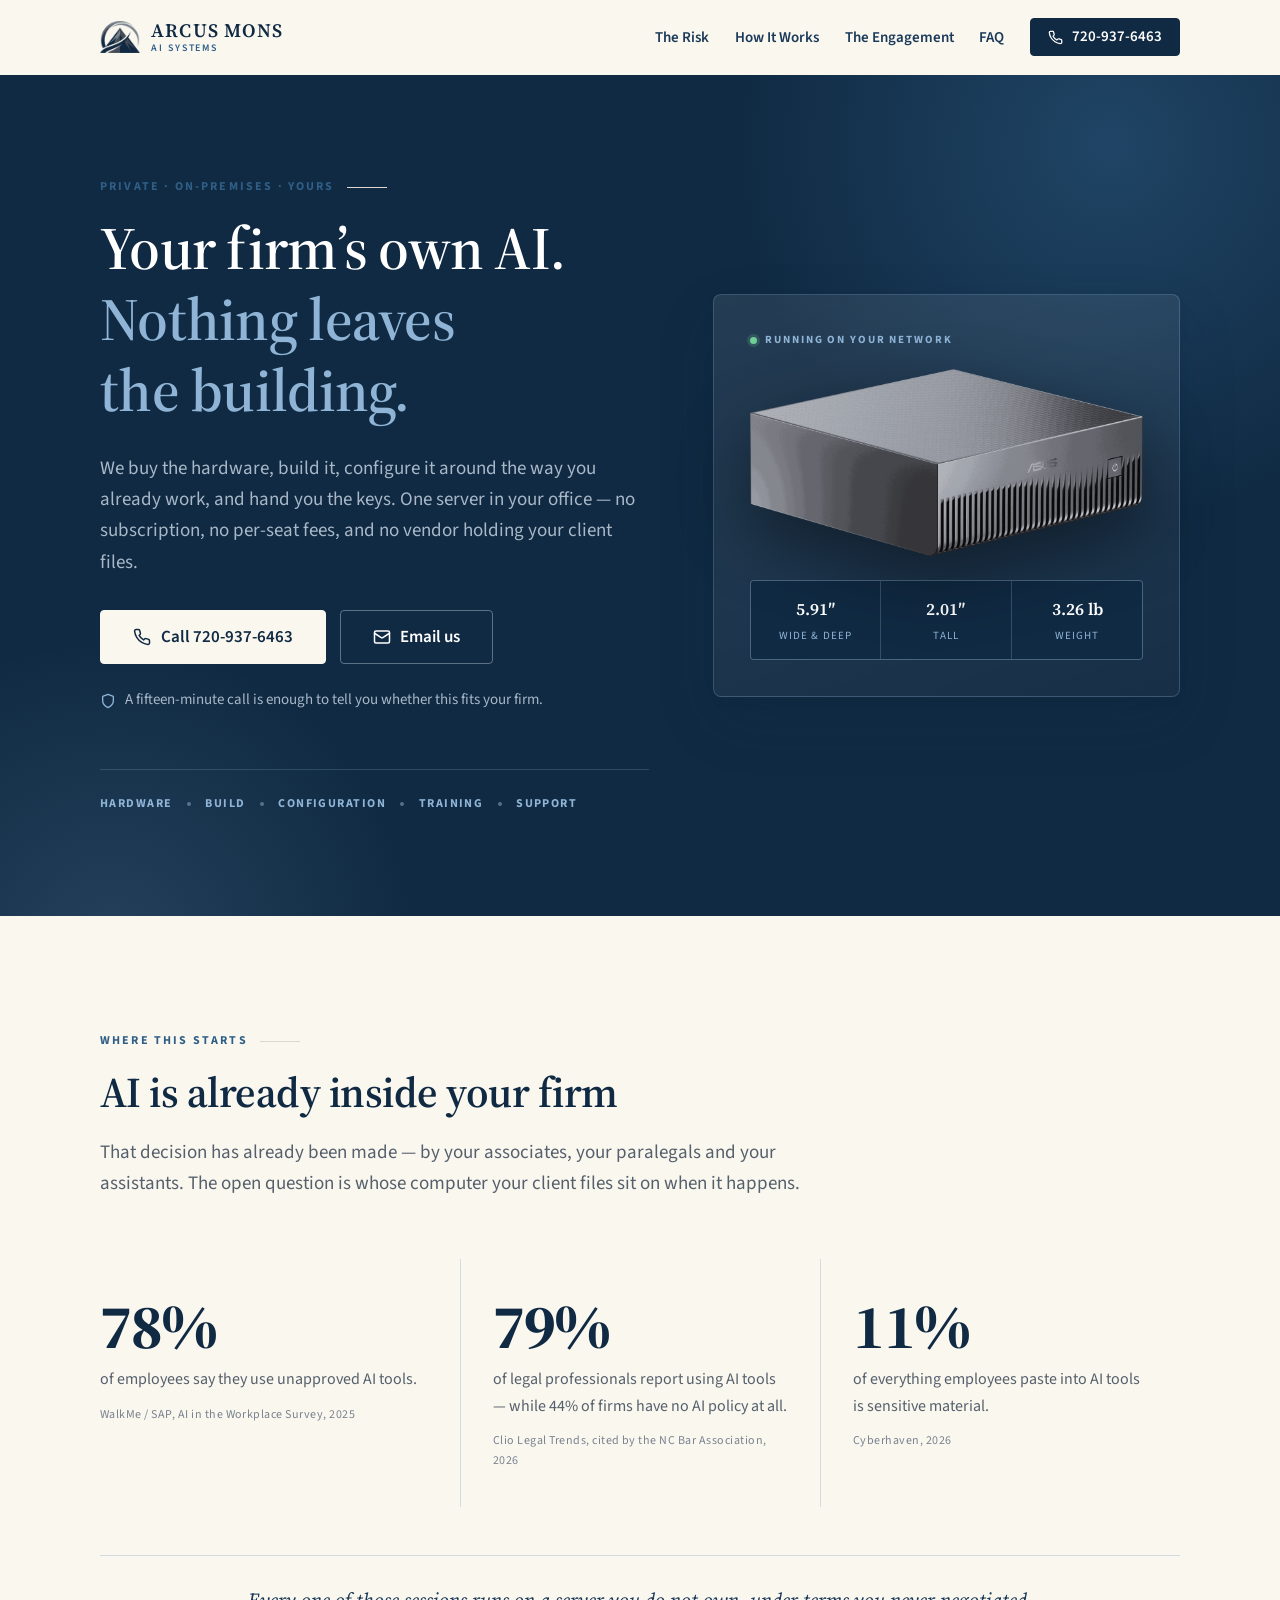
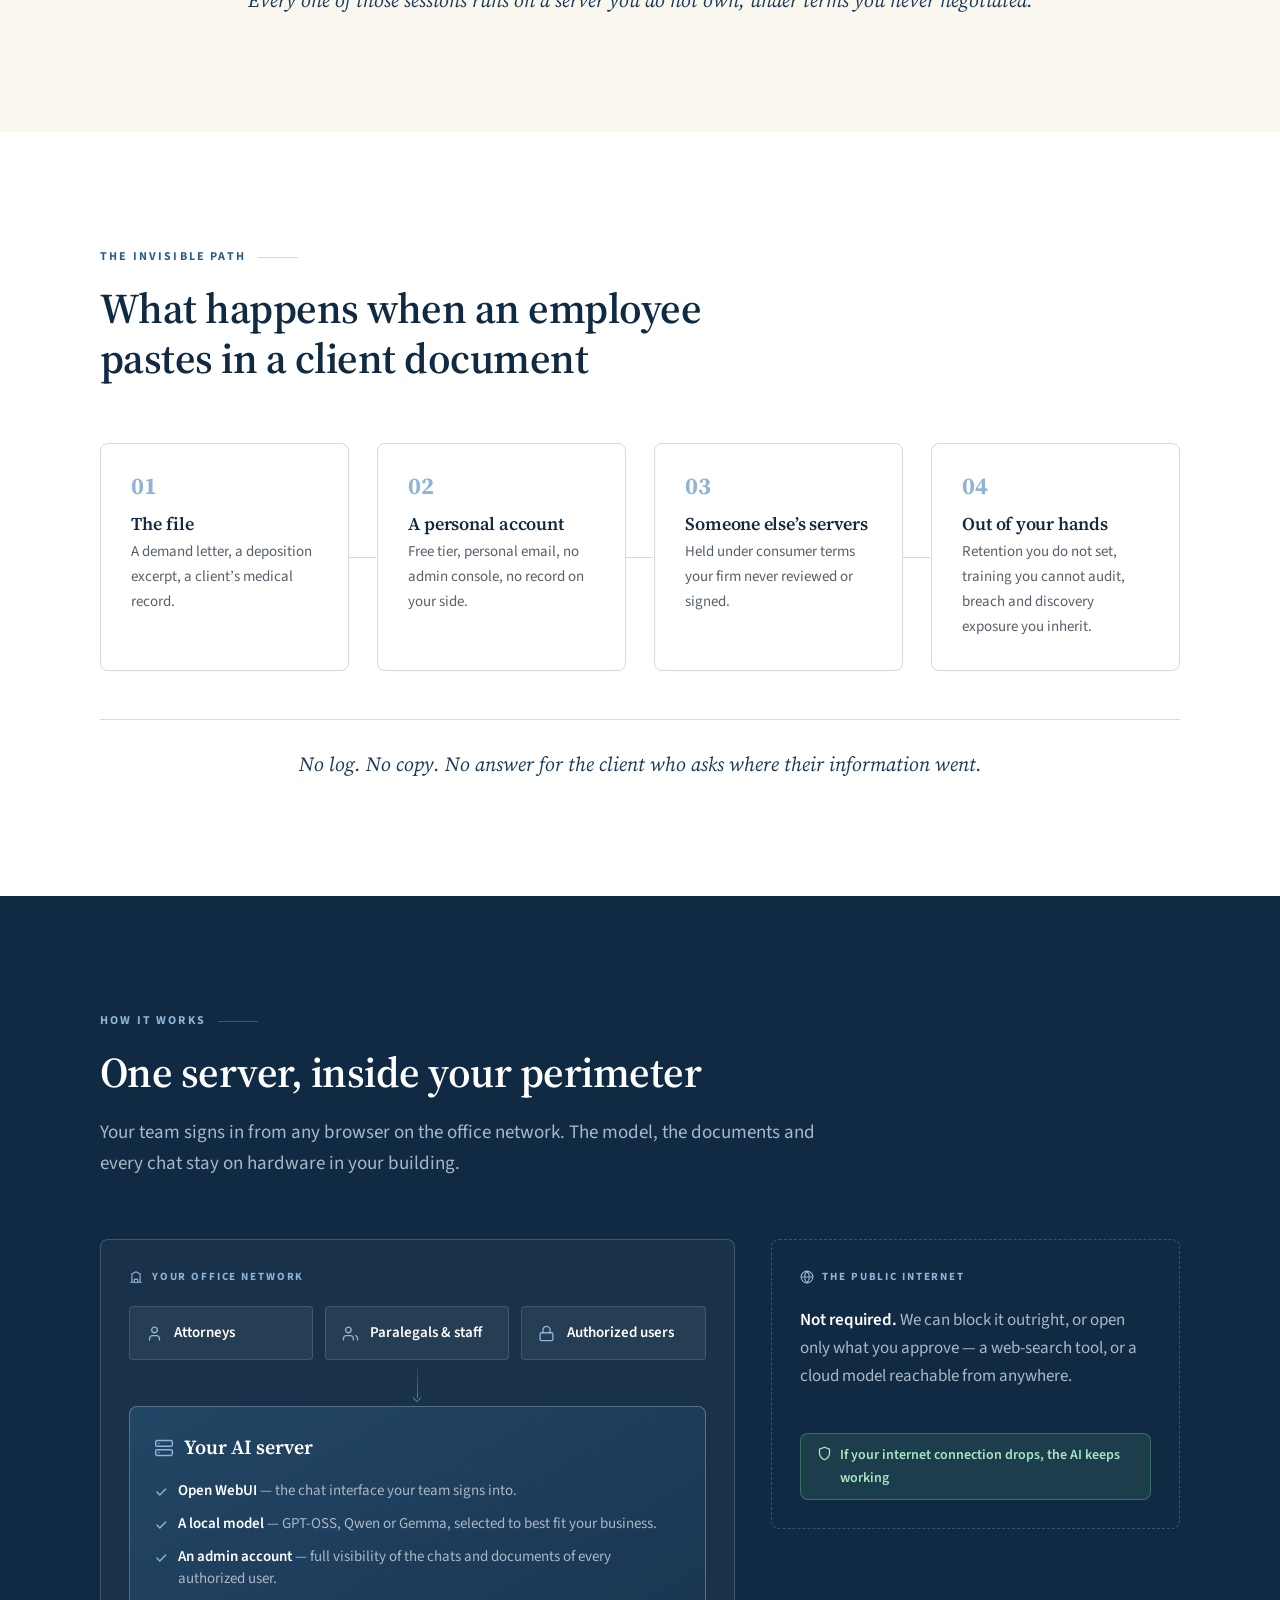
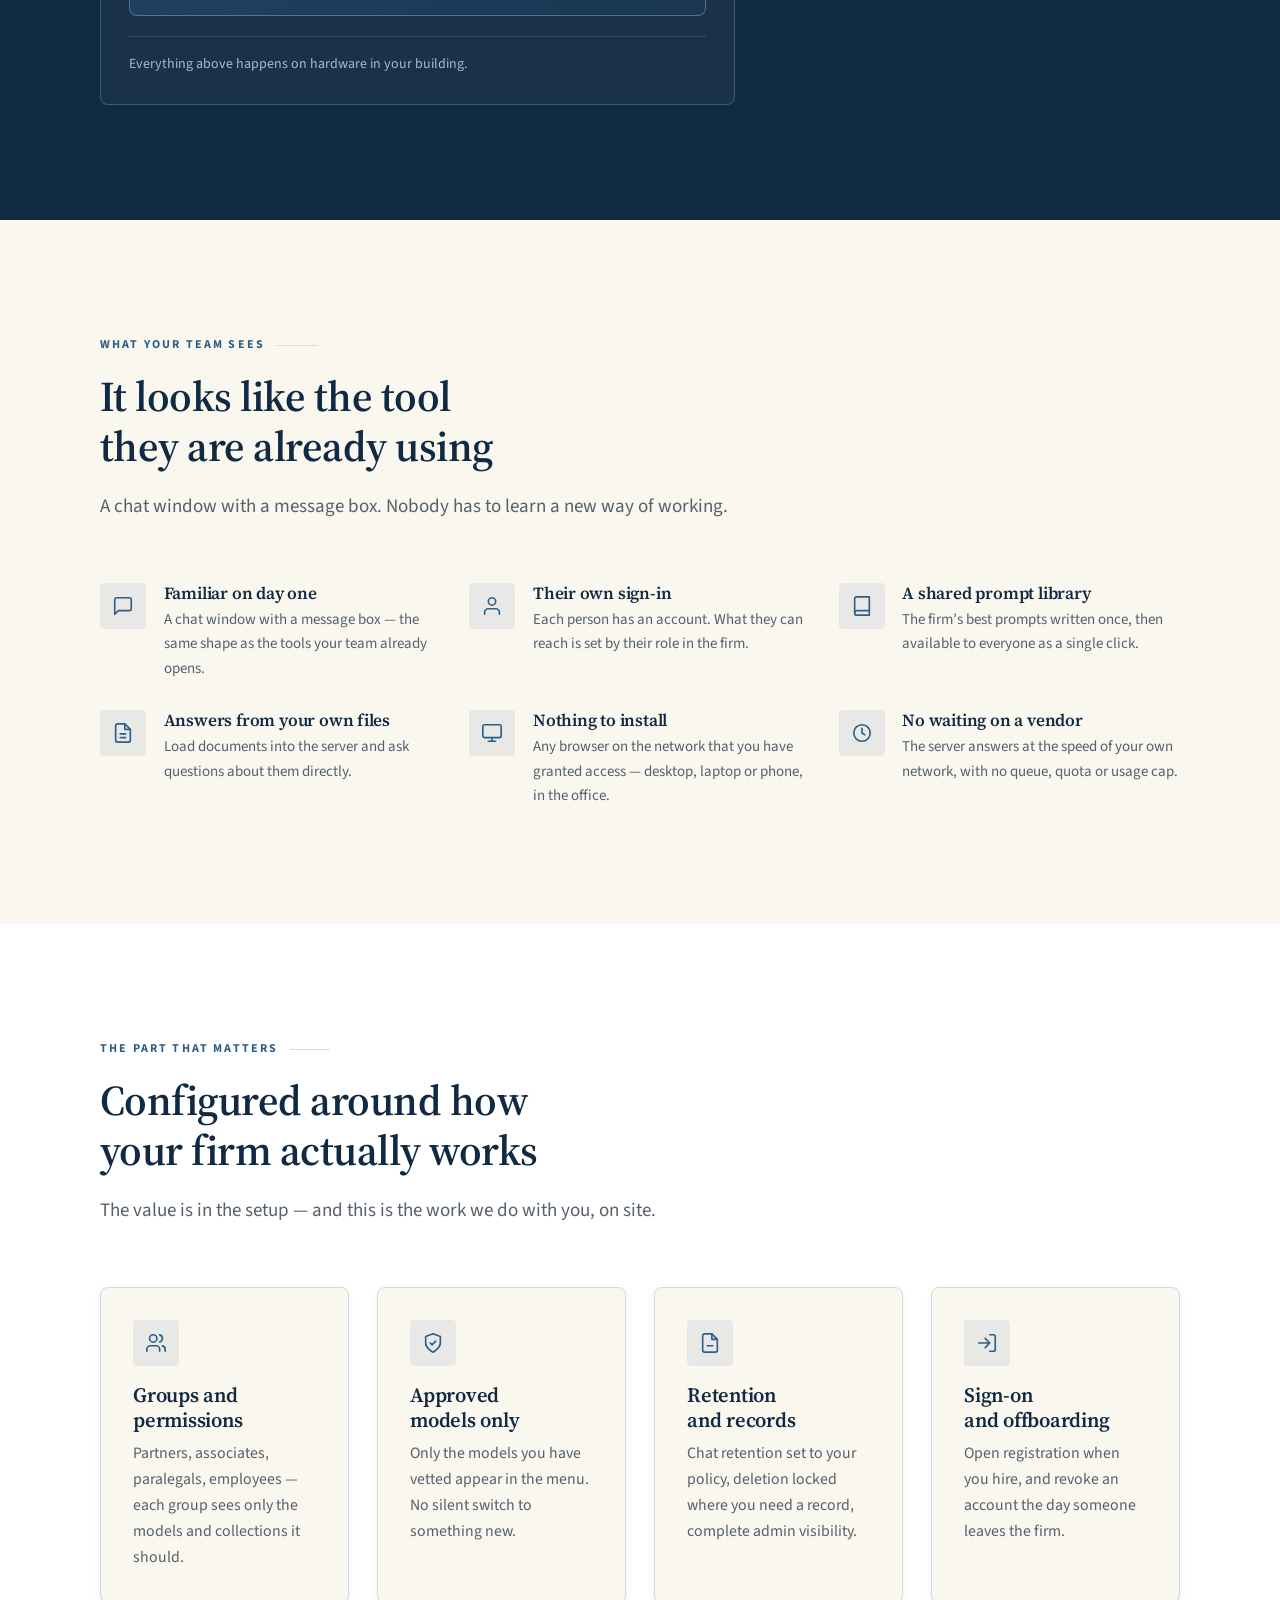
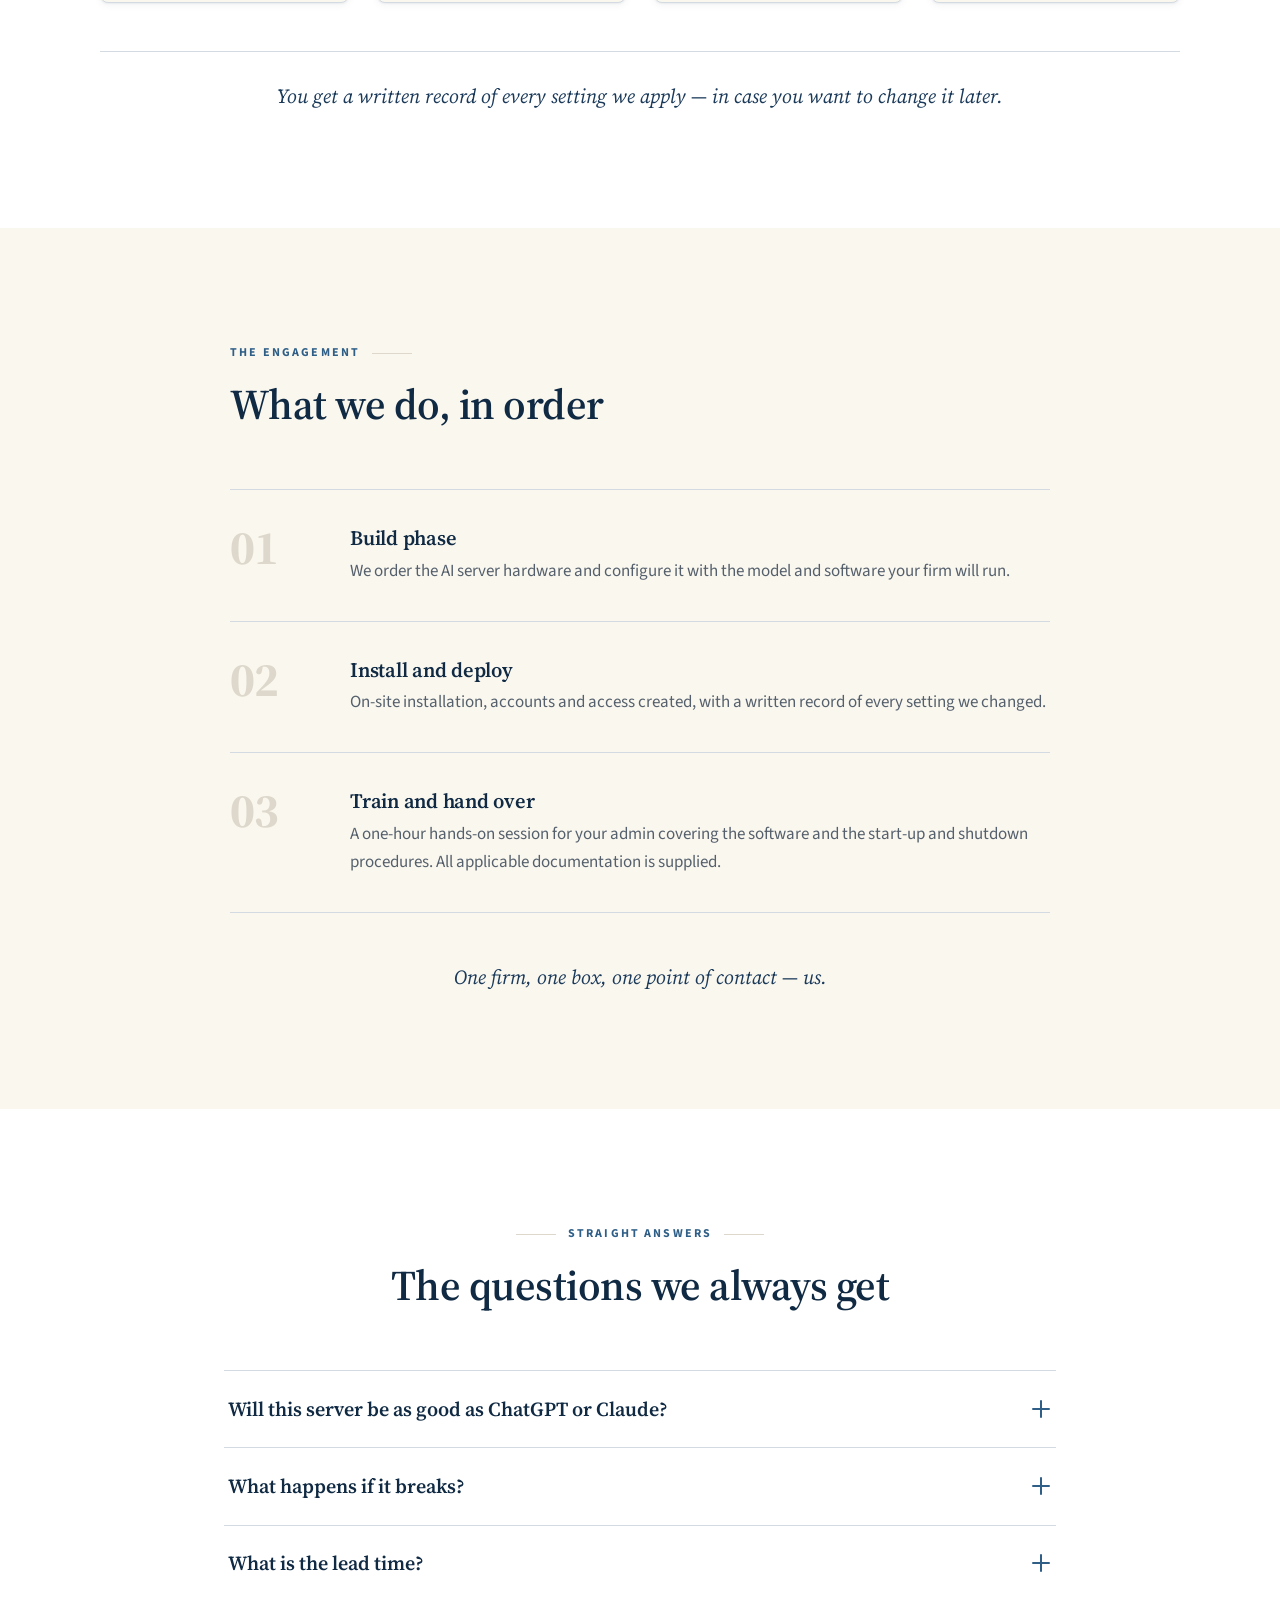
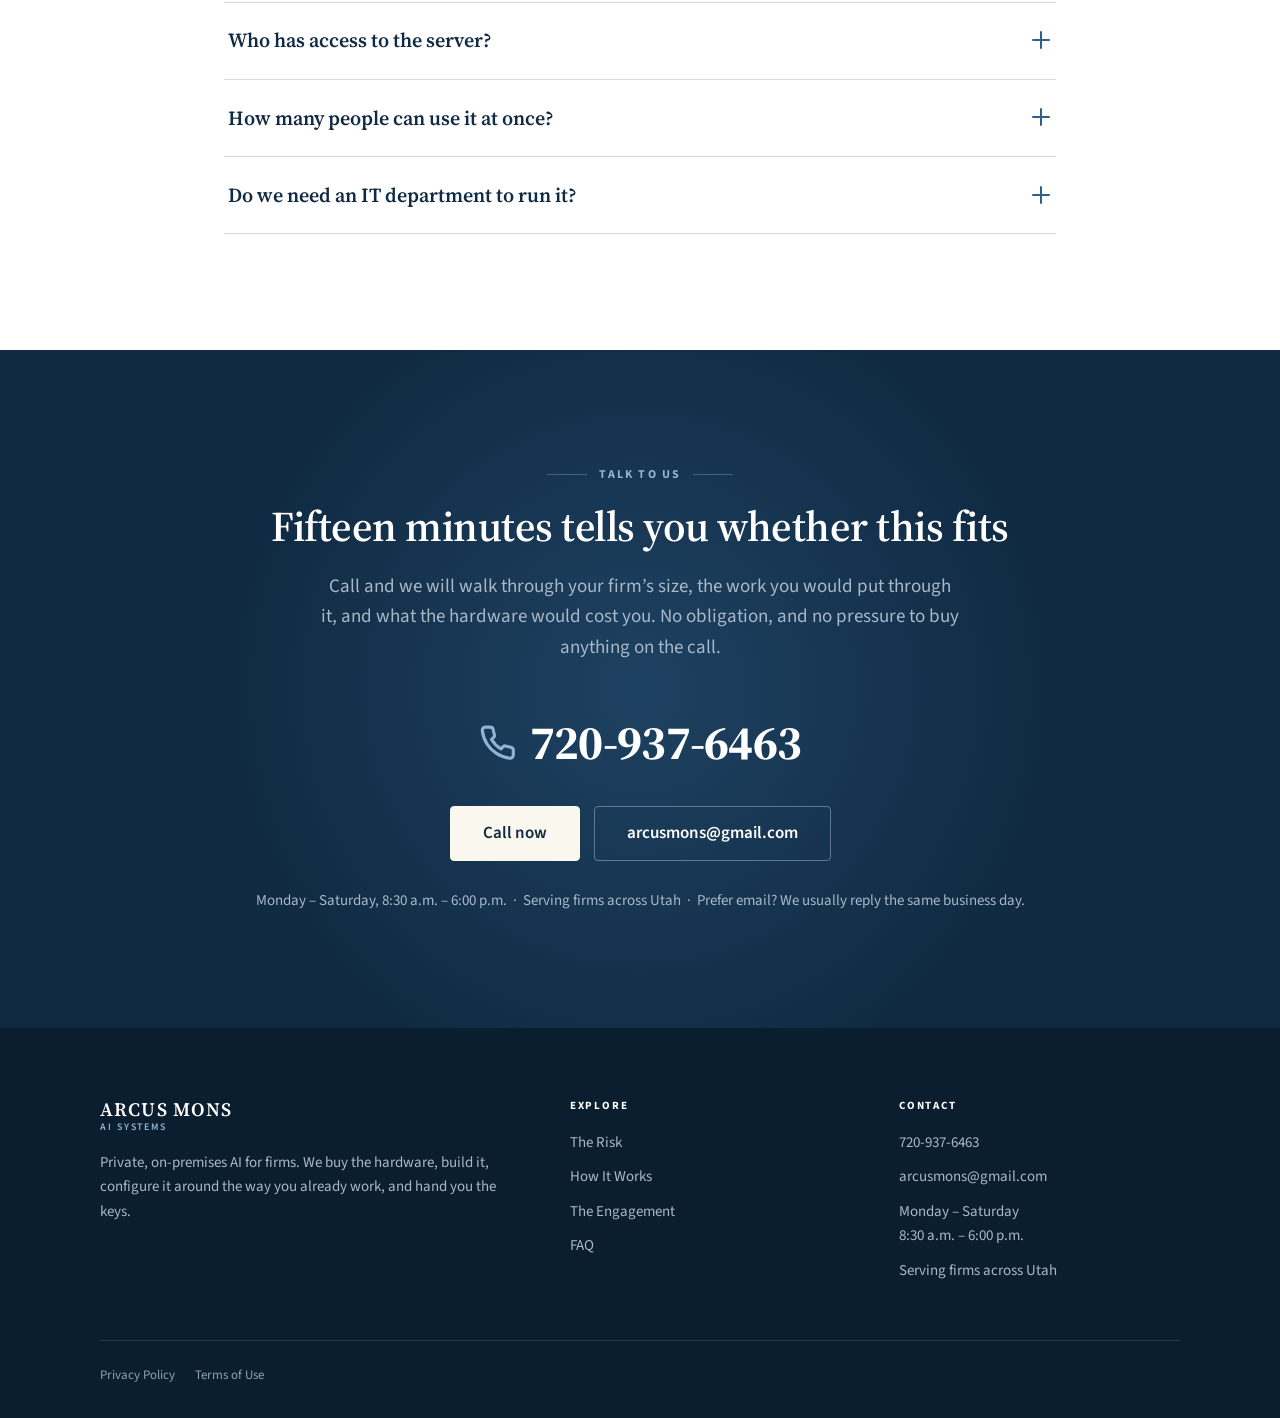
<file: index.html>
<!DOCTYPE html>
<html lang="en">
<head>
<meta charset="utf-8">
<meta name="viewport" content="width=device-width, initial-scale=1, viewport-fit=cover">

<!--
  ==========================================================================
  REMAINING PLACEHOLDER — replace before the site goes live.

    www.arcusmons.com   the domain, used in the canonical link, the Open
                        Graph / Twitter URLs and the structured data below.
                        Also appears in sitemap.xml and robots.txt.

  Phone, email, hours and service area are live values. The phone number is
  written two ways on purpose: 720-937-6463 for display, and +17209376463 in
  every tel: link (E.164 — no dashes), which is what makes it tap-to-dial.
  ==========================================================================
-->

<title>Arcus Mons AI Systems | Private, On-Premises AI Servers for Law Firms</title>
<meta name="description" content="Arcus Mons builds private AI servers that live inside your office. Your client data never leaves the building. Hardware, build, configuration, training and support. Serving firms across Utah. Call 720-937-6463.">
<meta name="author" content="Arcus Mons AI Systems">
<meta name="theme-color" content="#102a43">
<link rel="canonical" href="https://www.arcusmons.com/">

<!-- Icons -->
<link rel="icon" href="assets/img/favicon.ico" sizes="any">
<link rel="apple-touch-icon" href="assets/img/apple-touch-icon.png">

<!-- Open Graph / social -->
<meta property="og:type" content="website">
<meta property="og:site_name" content="Arcus Mons AI Systems">
<meta property="og:title" content="Your firm's own AI. Nothing leaves the building.">
<meta property="og:description" content="Private, on-premises AI for firms. We buy the hardware, build it, configure it around the way you already work, and hand you the keys.">
<meta property="og:url" content="https://www.arcusmons.com/">
<meta property="og:image" content="https://www.arcusmons.com/assets/img/icon-512.png">
<meta property="og:image:alt" content="The Arcus Mons AI Systems mountain logo.">
<meta name="twitter:card" content="summary_large_image">
<meta name="twitter:title" content="Your firm's own AI. Nothing leaves the building.">
<meta name="twitter:description" content="Private, on-premises AI for firms. We buy the hardware, build it, configure it around the way you already work, and hand you the keys.">
<meta name="twitter:image" content="https://www.arcusmons.com/assets/img/icon-512.png">

<!-- Fonts -->
<link rel="preconnect" href="https://fonts.googleapis.com">
<link rel="preconnect" href="https://fonts.gstatic.com" crossorigin>
<link rel="stylesheet" href="https://fonts.googleapis.com/css2?family=Source+Sans+3:wght@400;600;700&amp;family=Source+Serif+4:opsz,wght@8..60,400;8..60,600;8..60,700&amp;display=swap">

<link rel="stylesheet" href="assets/css/styles.css">
<script>document.documentElement.classList.add('js');</script>
</head>

<body>
<a class="skip-link" href="#main">Skip to main content</a>

<!-- ======================================================================
     Header
     ====================================================================== -->
<header class="site-header" id="site-header">
  <div class="wrap header-inner">
    <a class="brand" href="#top" aria-label="Arcus Mons AI Systems — back to top">
      <img src="assets/img/arcus-mons-logo.png" alt="" width="40" height="32">
      <span class="brand-text">
        <span class="brand-name">Arcus Mons</span>
        <span class="brand-sub">AI Systems</span>
      </span>
    </a>

    <button class="nav-toggle" id="nav-toggle" type="button"
            aria-expanded="false" aria-controls="primary-nav" aria-label="Open menu">
      <span></span><span></span><span></span>
    </button>

    <nav class="nav" id="primary-nav" aria-label="Primary">
      <ul class="nav-list">
        <li><a href="#problem">The Risk</a></li>
        <li><a href="#how-it-works">How It Works</a></li>
        <li><a href="#process">The Engagement</a></li>
        <li><a href="#faq">FAQ</a></li>
      </ul>
      <div class="nav-cta">
        <a class="btn btn--primary btn--sm" href="tel:+17209376463">
          <svg width="15" height="15" viewBox="0 0 24 24" fill="none" stroke="currentColor" stroke-width="2" stroke-linecap="round" stroke-linejoin="round" aria-hidden="true"><path d="M22 16.92v3a2 2 0 0 1-2.18 2 19.79 19.79 0 0 1-8.63-3.07 19.5 19.5 0 0 1-6-6 19.79 19.79 0 0 1-3.07-8.67A2 2 0 0 1 4.11 2h3a2 2 0 0 1 2 1.72c.13.96.36 1.9.7 2.81a2 2 0 0 1-.45 2.11L8.09 9.91a16 16 0 0 0 6 6l1.27-1.27a2 2 0 0 1 2.11-.45c.9.34 1.85.57 2.81.7A2 2 0 0 1 22 16.92z"/></svg>
          720-937-6463
        </a>
      </div>
    </nav>
  </div>
</header>

<main id="main">

<!-- ======================================================================
     Hero
     ====================================================================== -->
<section class="hero" id="top">
  <div class="wrap">
    <div class="hero-grid">
      <div>
        <p class="eyebrow">Private &middot; On-Premises &middot; Yours</p>
        <h1>Your firm&rsquo;s own AI.<span class="accent">Nothing leaves the building.</span></h1>
        <p class="hero-lede">
          We buy the hardware, build it, configure it around the way you already work,
          and hand you the keys. One server in your office &mdash; no subscription,
          no per-seat fees, and no vendor holding your client files.
        </p>

        <div class="btn-row">
          <a class="btn btn--light btn--lg" href="tel:+17209376463">
            <svg width="18" height="18" viewBox="0 0 24 24" fill="none" stroke="currentColor" stroke-width="2" stroke-linecap="round" stroke-linejoin="round" aria-hidden="true"><path d="M22 16.92v3a2 2 0 0 1-2.18 2 19.79 19.79 0 0 1-8.63-3.07 19.5 19.5 0 0 1-6-6 19.79 19.79 0 0 1-3.07-8.67A2 2 0 0 1 4.11 2h3a2 2 0 0 1 2 1.72c.13.96.36 1.9.7 2.81a2 2 0 0 1-.45 2.11L8.09 9.91a16 16 0 0 0 6 6l1.27-1.27a2 2 0 0 1 2.11-.45c.9.34 1.85.57 2.81.7A2 2 0 0 1 22 16.92z"/></svg>
            Call 720-937-6463
          </a>
          <a class="btn btn--outline-light btn--lg" href="mailto:arcusmons@gmail.com?subject=Private%20AI%20server%20enquiry">
            <svg width="18" height="18" viewBox="0 0 24 24" fill="none" stroke="currentColor" stroke-width="2" stroke-linecap="round" stroke-linejoin="round" aria-hidden="true"><rect x="2" y="4" width="20" height="16" rx="2"/><path d="m22 7-8.97 5.7a1.94 1.94 0 0 1-2.06 0L2 7"/></svg>
            Email us
          </a>
        </div>

        <p class="hero-reassure">
          <svg width="16" height="16" viewBox="0 0 24 24" fill="none" stroke="currentColor" stroke-width="2" stroke-linecap="round" stroke-linejoin="round" aria-hidden="true"><path d="M12 22s8-4 8-10V5l-8-3-8 3v7c0 6 8 10 8 10z"/></svg>
          A fifteen-minute call is enough to tell you whether this fits your firm.
        </p>

        <ul class="hero-capabilities">
          <li>Hardware</li>
          <li>Build</li>
          <li>Configuration</li>
          <li>Training</li>
          <li>Support</li>
        </ul>
      </div>

      <div class="hero-panel">
        <p class="hero-panel-label"><span class="dot" aria-hidden="true"></span> Running on your network</p>
        <img src="assets/img/asus-ascent-gx10.png"
             alt="The ASUS Ascent GX10 desktop AI server, a compact dark grey box with a ventilated front panel."
             width="1200" height="570" loading="eager" decoding="async">
        <ul class="hero-specs">
          <li><span class="k">5.91&Prime;</span><span class="v">Wide &amp; deep</span></li>
          <li><span class="k">2.01&Prime;</span><span class="v">Tall</span></li>
          <li><span class="k">3.26 lb</span><span class="v">Weight</span></li>
        </ul>
      </div>
    </div>
  </div>
</section>

<!-- ======================================================================
     Stats — where this starts
     ====================================================================== -->
<section class="section section--cream" id="problem" aria-labelledby="problem-heading">
  <div class="wrap">
    <div class="section-head reveal">
      <p class="eyebrow">Where this starts</p>
      <h2 id="problem-heading">AI is already inside your firm</h2>
      <p class="lede">
        That decision has already been made &mdash; by your associates, your paralegals
        and your assistants. The open question is whose computer your client files sit
        on when it happens.
      </p>
    </div>

    <div class="stats reveal">
      <div class="stat">
        <p class="stat-num">78%</p>
        <p class="stat-text">of employees say they use unapproved AI tools.</p>
        <p class="stat-src">WalkMe / SAP, AI in the Workplace Survey, 2025</p>
      </div>
      <div class="stat">
        <p class="stat-num">79%</p>
        <p class="stat-text">of legal professionals report using AI tools &mdash; while 44% of firms have no AI policy at all.</p>
        <p class="stat-src">Clio Legal Trends, cited by the NC Bar Association, 2026</p>
      </div>
      <div class="stat">
        <p class="stat-num">11%</p>
        <p class="stat-text">of everything employees paste into AI tools is sensitive material.</p>
        <p class="stat-src">Cyberhaven, 2026</p>
      </div>
    </div>

    <p class="section-note reveal">
      Every one of those sessions runs on a server you do not own, under terms you never negotiated.
    </p>
  </div>
</section>

<!-- ======================================================================
     The invisible path
     ====================================================================== -->
<section class="section section--white" aria-labelledby="path-heading">
  <div class="wrap">
    <div class="section-head reveal">
      <p class="eyebrow">The invisible path</p>
      <h2 id="path-heading">What happens when an employee pastes in a client document</h2>
    </div>

    <div class="grid grid--4 path reveal">
      <article class="path-step">
        <h3>The file</h3>
        <p>A demand letter, a deposition excerpt, a client&rsquo;s medical record.</p>
      </article>
      <article class="path-step">
        <h3>A personal account</h3>
        <p>Free tier, personal email, no admin console, no record on your side.</p>
      </article>
      <article class="path-step">
        <h3>Someone else&rsquo;s servers</h3>
        <p>Held under consumer terms your firm never reviewed or signed.</p>
      </article>
      <article class="path-step">
        <h3>Out of your hands</h3>
        <p>Retention you do not set, training you cannot audit, breach and discovery exposure you inherit.</p>
      </article>
    </div>

    <p class="section-note reveal">
      No log. No copy. No answer for the client who asks where their information went.
    </p>
  </div>
</section>

<!-- ======================================================================
     How it works — architecture
     ====================================================================== -->
<section class="section section--navy" id="how-it-works" aria-labelledby="how-heading">
  <div class="wrap">
    <div class="section-head reveal">
      <p class="eyebrow">How it works</p>
      <h2 id="how-heading">One server, inside your perimeter</h2>
      <p class="lede">
        Your team signs in from any browser on the office network. The model, the
        documents and every chat stay on hardware in your building.
      </p>
    </div>

    <div class="arch reveal">
      <div class="zone">
        <p class="zone-title">
          <svg width="14" height="14" viewBox="0 0 24 24" fill="none" stroke="currentColor" stroke-width="2" stroke-linecap="round" stroke-linejoin="round" aria-hidden="true"><path d="M3 21h18M5 21V7l7-4 7 4v14"/><path d="M9 21v-5h6v5"/></svg>
          Your office network
        </p>

        <div class="node-row">
          <div class="node">
            <svg width="17" height="17" viewBox="0 0 24 24" fill="none" stroke="currentColor" stroke-width="1.9" stroke-linecap="round" stroke-linejoin="round" aria-hidden="true"><path d="M19 21v-2a4 4 0 0 0-4-4H9a4 4 0 0 0-4 4v2"/><circle cx="12" cy="7" r="4"/></svg>
            Attorneys
          </div>
          <div class="node">
            <svg width="17" height="17" viewBox="0 0 24 24" fill="none" stroke="currentColor" stroke-width="1.9" stroke-linecap="round" stroke-linejoin="round" aria-hidden="true"><path d="M16 21v-2a4 4 0 0 0-4-4H6a4 4 0 0 0-4 4v2"/><circle cx="9" cy="7" r="4"/><path d="M22 21v-2a4 4 0 0 0-3-3.87"/></svg>
            Paralegals &amp; staff
          </div>
          <div class="node">
            <svg width="17" height="17" viewBox="0 0 24 24" fill="none" stroke="currentColor" stroke-width="1.9" stroke-linecap="round" stroke-linejoin="round" aria-hidden="true"><rect x="3" y="11" width="18" height="11" rx="2"/><path d="M7 11V7a5 5 0 0 1 10 0v4"/></svg>
            Authorized users
          </div>
        </div>

        <div class="arch-connector" aria-hidden="true"></div>

        <div class="server">
          <p class="server-name">
            <svg width="20" height="20" viewBox="0 0 24 24" fill="none" stroke="currentColor" stroke-width="1.8" stroke-linecap="round" stroke-linejoin="round" aria-hidden="true"><rect x="2" y="3" width="20" height="7" rx="2"/><rect x="2" y="14" width="20" height="7" rx="2"/><path d="M6 6.5h.01M6 17.5h.01"/></svg>
            Your AI server
          </p>
          <ul class="server-list">
            <li>
              <svg width="14" height="14" viewBox="0 0 24 24" fill="none" stroke="currentColor" stroke-width="2.4" stroke-linecap="round" stroke-linejoin="round" aria-hidden="true"><path d="m5 12 5 5L20 7"/></svg>
              <span><strong>Open WebUI</strong> &mdash; the chat interface your team signs into.</span>
            </li>
            <li>
              <svg width="14" height="14" viewBox="0 0 24 24" fill="none" stroke="currentColor" stroke-width="2.4" stroke-linecap="round" stroke-linejoin="round" aria-hidden="true"><path d="m5 12 5 5L20 7"/></svg>
              <span><strong>A local model</strong> &mdash; GPT-OSS, Qwen or Gemma, selected to best fit your business.</span>
            </li>
            <li>
              <svg width="14" height="14" viewBox="0 0 24 24" fill="none" stroke="currentColor" stroke-width="2.4" stroke-linecap="round" stroke-linejoin="round" aria-hidden="true"><path d="m5 12 5 5L20 7"/></svg>
              <span><strong>An admin account</strong> &mdash; full visibility of the chats and documents of every authorized user.</span>
            </li>
          </ul>
        </div>

        <p class="zone-foot">Everything above happens on hardware in your building.</p>
      </div>

      <div class="zone zone--outside">
        <p class="zone-title">
          <svg width="14" height="14" viewBox="0 0 24 24" fill="none" stroke="currentColor" stroke-width="2" stroke-linecap="round" stroke-linejoin="round" aria-hidden="true"><circle cx="12" cy="12" r="10"/><path d="M2 12h20M12 2a15.3 15.3 0 0 1 4 10 15.3 15.3 0 0 1-4 10 15.3 15.3 0 0 1-4-10 15.3 15.3 0 0 1 4-10z"/></svg>
          The public internet
        </p>
        <p>
          <strong>Not required.</strong> We can block it outright, or open only what
          you approve &mdash; a web-search tool, or a cloud model reachable from anywhere.
        </p>
        <p class="offline-badge">
          <svg width="15" height="15" viewBox="0 0 24 24" fill="none" stroke="currentColor" stroke-width="2" stroke-linecap="round" stroke-linejoin="round" aria-hidden="true"><path d="M12 22s8-4 8-10V5l-8-3-8 3v7c0 6 8 10 8 10z"/></svg>
          If your internet connection drops, the AI keeps working
        </p>
      </div>
    </div>
  </div>
</section>

<!-- ======================================================================
     What your team sees
     ====================================================================== -->
<section class="section section--cream" aria-labelledby="team-heading">
  <div class="wrap">
    <div class="section-head reveal">
      <p class="eyebrow">What your team sees</p>
      <h2 id="team-heading">It looks like the tool they are already using</h2>
      <p class="lede">
        A chat window with a message box. Nobody has to learn a new way of working.
      </p>
    </div>

    <div class="grid grid--3 reveal">
      <div class="feature">
        <div class="icon" aria-hidden="true">
          <svg viewBox="0 0 24 24" fill="none" stroke="currentColor" stroke-width="1.8" stroke-linecap="round" stroke-linejoin="round"><path d="M21 15a2 2 0 0 1-2 2H7l-4 4V5a2 2 0 0 1 2-2h14a2 2 0 0 1 2 2z"/></svg>
        </div>
        <div>
          <h3>Familiar on day one</h3>
          <p>A chat window with a message box &mdash; the same shape as the tools your team already opens.</p>
        </div>
      </div>

      <div class="feature">
        <div class="icon" aria-hidden="true">
          <svg viewBox="0 0 24 24" fill="none" stroke="currentColor" stroke-width="1.8" stroke-linecap="round" stroke-linejoin="round"><path d="M20 21v-2a4 4 0 0 0-4-4H8a4 4 0 0 0-4 4v2"/><circle cx="12" cy="7" r="4"/></svg>
        </div>
        <div>
          <h3>Their own sign-in</h3>
          <p>Each person has an account. What they can reach is set by their role in the firm.</p>
        </div>
      </div>

      <div class="feature">
        <div class="icon" aria-hidden="true">
          <svg viewBox="0 0 24 24" fill="none" stroke="currentColor" stroke-width="1.8" stroke-linecap="round" stroke-linejoin="round"><path d="M4 19.5A2.5 2.5 0 0 1 6.5 17H20"/><path d="M6.5 2H20v20H6.5A2.5 2.5 0 0 1 4 19.5v-15A2.5 2.5 0 0 1 6.5 2z"/></svg>
        </div>
        <div>
          <h3>A shared prompt library</h3>
          <p>The firm&rsquo;s best prompts written once, then available to everyone as a single click.</p>
        </div>
      </div>

      <div class="feature">
        <div class="icon" aria-hidden="true">
          <svg viewBox="0 0 24 24" fill="none" stroke="currentColor" stroke-width="1.8" stroke-linecap="round" stroke-linejoin="round"><path d="M14 2H6a2 2 0 0 0-2 2v16a2 2 0 0 0 2 2h12a2 2 0 0 0 2-2V8z"/><path d="M14 2v6h6M9 13h6M9 17h6"/></svg>
        </div>
        <div>
          <h3>Answers from your own files</h3>
          <p>Load documents into the server and ask questions about them directly.</p>
        </div>
      </div>

      <div class="feature">
        <div class="icon" aria-hidden="true">
          <svg viewBox="0 0 24 24" fill="none" stroke="currentColor" stroke-width="1.8" stroke-linecap="round" stroke-linejoin="round"><rect x="2" y="3" width="20" height="14" rx="2"/><path d="M8 21h8M12 17v4"/></svg>
        </div>
        <div>
          <h3>Nothing to install</h3>
          <p>Any browser on the network that you have granted access &mdash; desktop, laptop or phone, in the office.</p>
        </div>
      </div>

      <div class="feature">
        <div class="icon" aria-hidden="true">
          <svg viewBox="0 0 24 24" fill="none" stroke="currentColor" stroke-width="1.8" stroke-linecap="round" stroke-linejoin="round"><circle cx="12" cy="12" r="9"/><path d="M12 7v5l3 2"/></svg>
        </div>
        <div>
          <h3>No waiting on a vendor</h3>
          <p>The server answers at the speed of your own network, with no queue, quota or usage cap.</p>
        </div>
      </div>
    </div>
  </div>
</section>

<!-- ======================================================================
     Configuration
     ====================================================================== -->
<section class="section section--white" aria-labelledby="config-heading">
  <div class="wrap">
    <div class="section-head reveal">
      <p class="eyebrow">The part that matters</p>
      <h2 id="config-heading">Configured around how your firm actually works</h2>
      <p class="lede">
        The value is in the setup &mdash; and this is the work we do with you, on site.
      </p>
    </div>

    <div class="grid grid--4 reveal">
      <article class="card">
        <div class="icon" aria-hidden="true">
          <svg viewBox="0 0 24 24" fill="none" stroke="currentColor" stroke-width="1.8" stroke-linecap="round" stroke-linejoin="round"><path d="M16 21v-2a4 4 0 0 0-4-4H6a4 4 0 0 0-4 4v2"/><circle cx="9" cy="7" r="4"/><path d="M22 21v-2a4 4 0 0 0-3-3.87M16 3.13a4 4 0 0 1 0 7.75"/></svg>
        </div>
        <h3>Groups and permissions</h3>
        <p>Partners, associates, paralegals, employees &mdash; each group sees only the models and collections it should.</p>
      </article>

      <article class="card">
        <div class="icon" aria-hidden="true">
          <svg viewBox="0 0 24 24" fill="none" stroke="currentColor" stroke-width="1.8" stroke-linecap="round" stroke-linejoin="round"><path d="M12 22s8-4 8-10V5l-8-3-8 3v7c0 6 8 10 8 10z"/><path d="m9 12 2 2 4-4"/></svg>
        </div>
        <h3>Approved models only</h3>
        <p>Only the models you have vetted appear in the menu. No silent switch to something new.</p>
      </article>

      <article class="card">
        <div class="icon" aria-hidden="true">
          <svg viewBox="0 0 24 24" fill="none" stroke="currentColor" stroke-width="1.8" stroke-linecap="round" stroke-linejoin="round"><path d="M14 2H6a2 2 0 0 0-2 2v16a2 2 0 0 0 2 2h12a2 2 0 0 0 2-2V8z"/><path d="M14 2v6h6"/><path d="M9 15h6"/></svg>
        </div>
        <h3>Retention and records</h3>
        <p>Chat retention set to your policy, deletion locked where you need a record, complete admin visibility.</p>
      </article>

      <article class="card">
        <div class="icon" aria-hidden="true">
          <svg viewBox="0 0 24 24" fill="none" stroke="currentColor" stroke-width="1.8" stroke-linecap="round" stroke-linejoin="round"><path d="M15 3h4a2 2 0 0 1 2 2v14a2 2 0 0 1-2 2h-4"/><path d="m10 17 5-5-5-5M15 12H3"/></svg>
        </div>
        <h3>Sign-on and offboarding</h3>
        <p>Open registration when you hire, and revoke an account the day someone leaves the firm.</p>
      </article>
    </div>

    <p class="section-note reveal">
      You get a written record of every setting we apply &mdash; in case you want to change it later.
    </p>
  </div>
</section>

<!-- ======================================================================
     Process
     ====================================================================== -->
<section class="section section--cream" id="process" aria-labelledby="process-heading">
  <div class="wrap wrap--narrow">
    <div class="section-head reveal">
      <p class="eyebrow">The engagement</p>
      <h2 id="process-heading">What we do, in order</h2>
    </div>

    <ol class="process reveal">
      <li class="process-item">
        <span class="process-num" aria-hidden="true">01</span>
        <div>
          <h3>Build phase</h3>
          <p>We order the AI server hardware and configure it with the model and software your firm will run.</p>
        </div>
      </li>
      <li class="process-item">
        <span class="process-num" aria-hidden="true">02</span>
        <div>
          <h3>Install and deploy</h3>
          <p>On-site installation, accounts and access created, with a written record of every setting we changed.</p>
        </div>
      </li>
      <li class="process-item">
        <span class="process-num" aria-hidden="true">03</span>
        <div>
          <h3>Train and hand over</h3>
          <p>A one-hour hands-on session for your admin covering the software and the start-up and shutdown procedures. All applicable documentation is supplied.</p>
        </div>
      </li>
    </ol>

    <p class="section-note reveal">
      One firm, one box, one point of contact &mdash; us.
    </p>
  </div>
</section>

<!-- ======================================================================
     FAQ
     ====================================================================== -->
<section class="section section--white" id="faq" aria-labelledby="faq-heading">
  <div class="wrap">
    <div class="section-head section-head--center reveal">
      <p class="eyebrow">Straight answers</p>
      <h2 id="faq-heading">The questions we always get</h2>
    </div>

    <div class="faq reveal">
      <details class="faq-item">
        <summary>Will this server be as good as ChatGPT or Claude?<span class="faq-icon" aria-hidden="true"></span></summary>
        <div class="faq-answer">
          <p>For the work a firm does most &mdash; summarising, drafting and searching your own documents &mdash; it is close enough that most people cannot tell the difference. For the hardest cognitive reasoning, the frontier cloud models still have a slight edge.</p>
        </div>
      </details>

      <details class="faq-item">
        <summary>What happens if it breaks?<span class="faq-icon" aria-hidden="true"></span></summary>
        <div class="faq-answer">
          <p>The AI hardware we use comes with a one-year warranty from the factory, and we add one free year of technical support that runs alongside it &mdash; so for that first year, you're covered by both at the same time.</p>
        </div>
      </details>

      <details class="faq-item">
        <summary>What is the lead time?<span class="faq-icon" aria-hidden="true"></span></summary>
        <div class="faq-answer">
          <p>From ordering the AI computers to a fully deployed server is about three to four weeks, mostly dependent on hardware availability.</p>
        </div>
      </details>

      <details class="faq-item">
        <summary>Who has access to the server?<span class="faq-icon" aria-hidden="true"></span></summary>
        <div class="faq-answer">
          <p>After the server is built, configured and deployed, the only people with access are the ones you choose.</p>
        </div>
      </details>

      <details class="faq-item">
        <summary>How many people can use it at once?<span class="faq-icon" aria-hidden="true"></span></summary>
        <div class="faq-answer">
          <p>One person or thirty, the server costs the same &mdash; there is no per-seat license. We size the hardware to your headcount during the first call so the response times stay comfortable at your busiest hour.</p>
        </div>
      </details>

      <details class="faq-item">
        <summary>Do we need an IT department to run it?<span class="faq-icon" aria-hidden="true"></span></summary>
        <div class="faq-answer">
          <p>No. We hand the server over configured and running, and train one admin at your firm on the day-to-day tasks: adding a user, removing a user, and the start-up and shutdown procedures. Everything else is documented.</p>
        </div>
      </details>
    </div>
  </div>
</section>

<!-- ======================================================================
     Final CTA
     ====================================================================== -->
<section class="section cta" id="contact" aria-labelledby="cta-heading">
  <div class="wrap">
    <p class="eyebrow eyebrow--center">Talk to us</p>
    <h2 id="cta-heading">Fifteen minutes tells you whether this fits</h2>
    <p class="lede">
      Call and we will walk through your firm&rsquo;s size, the work you would put
      through it, and what the hardware would cost you. No obligation, and no
      pressure to buy anything on the call.
    </p>

    <a class="cta-phone" href="tel:+17209376463">
      <svg viewBox="0 0 24 24" fill="none" stroke="currentColor" stroke-width="2" stroke-linecap="round" stroke-linejoin="round" aria-hidden="true"><path d="M22 16.92v3a2 2 0 0 1-2.18 2 19.79 19.79 0 0 1-8.63-3.07 19.5 19.5 0 0 1-6-6 19.79 19.79 0 0 1-3.07-8.67A2 2 0 0 1 4.11 2h3a2 2 0 0 1 2 1.72c.13.96.36 1.9.7 2.81a2 2 0 0 1-.45 2.11L8.09 9.91a16 16 0 0 0 6 6l1.27-1.27a2 2 0 0 1 2.11-.45c.9.34 1.85.57 2.81.7A2 2 0 0 1 22 16.92z"/></svg>
      720-937-6463
    </a>

    <div class="btn-row">
      <a class="btn btn--light btn--lg" href="tel:+17209376463">Call now</a>
      <a class="btn btn--outline-light btn--lg" href="mailto:arcusmons@gmail.com?subject=Private%20AI%20server%20enquiry&amp;body=Firm%20name%3A%0ANumber%20of%20people%20who%20would%20use%20it%3A%0ABest%20time%20to%20call%3A%0A">
        arcusmons@gmail.com
      </a>
    </div>

    <p class="cta-meta">
      Monday &ndash; Saturday, 8:30 a.m. &ndash; 6:00 p.m. &nbsp;&middot;&nbsp;
      Serving firms across Utah &nbsp;&middot;&nbsp;
      Prefer email? We usually reply the same business day.
    </p>
  </div>
</section>

</main>

<!-- ======================================================================
     Footer
     ====================================================================== -->
<footer class="site-footer">
  <div class="wrap">
    <div class="footer-grid">
      <div>
        <div class="footer-brand">
          <span class="brand-text">
            <span class="brand-name">Arcus Mons</span>
            <span class="brand-sub">AI Systems</span>
          </span>
        </div>
        <p class="footer-about">
          Private, on-premises AI for firms. We buy the hardware, build it,
          configure it around the way you already work, and hand you the keys.
        </p>
      </div>

      <div class="footer-col">
        <h4>Explore</h4>
        <ul>
          <li><a href="#problem">The Risk</a></li>
          <li><a href="#how-it-works">How It Works</a></li>
          <li><a href="#process">The Engagement</a></li>
          <li><a href="#faq">FAQ</a></li>
        </ul>
      </div>

      <div class="footer-col">
        <h4>Contact</h4>
        <ul>
          <li><a href="tel:+17209376463">720-937-6463</a></li>
          <li><a href="mailto:arcusmons@gmail.com">arcusmons@gmail.com</a></li>
          <li>Monday &ndash; Saturday<br>8:30 a.m. &ndash; 6:00 p.m.</li>
          <li>Serving firms across Utah</li>
        </ul>
      </div>
    </div>

    <div class="footer-bottom">
      <ul class="footer-legal">
        <li><a href="privacy.html">Privacy Policy</a></li>
        <li><a href="terms.html">Terms of Use</a></li>
      </ul>
    </div>
  </div>
</footer>

<button class="to-top" id="to-top" type="button" aria-label="Back to top">
  <svg width="18" height="18" viewBox="0 0 24 24" fill="none" stroke="currentColor" stroke-width="2" stroke-linecap="round" stroke-linejoin="round" aria-hidden="true"><path d="M12 19V5M5 12l7-7 7 7"/></svg>
</button>

<!-- Structured data -->
<script type="application/ld+json">
{
  "@context": "https://schema.org",
  "@graph": [
    {
      "@type": "ProfessionalService",
      "@id": "https://www.arcusmons.com/#organization",
      "name": "Arcus Mons AI Systems",
      "url": "https://www.arcusmons.com/",
      "logo": "https://www.arcusmons.com/assets/img/icon-512.png",
      "image": "https://www.arcusmons.com/assets/img/icon-512.png",
      "description": "Arcus Mons builds and installs private, on-premises AI servers for law firms and other professional practices. Hardware, build, configuration, training and support.",
      "telephone": "+1-720-937-6463",
      "email": "arcusmons@gmail.com",
      "areaServed": {
        "@type": "State",
        "name": "Utah"
      },
      "openingHoursSpecification": [{
        "@type": "OpeningHoursSpecification",
        "dayOfWeek": ["Monday", "Tuesday", "Wednesday", "Thursday", "Friday", "Saturday"],
        "opens": "08:30",
        "closes": "18:00"
      }]
    },
    {
      "@type": "WebSite",
      "@id": "https://www.arcusmons.com/#website",
      "url": "https://www.arcusmons.com/",
      "name": "Arcus Mons AI Systems",
      "publisher": { "@id": "https://www.arcusmons.com/#organization" }
    },
    {
      "@type": "FAQPage",
      "@id": "https://www.arcusmons.com/#faq",
      "mainEntity": [
        {
          "@type": "Question",
          "name": "Will this server be as good as ChatGPT or Claude?",
          "acceptedAnswer": {
            "@type": "Answer",
            "text": "For the work a firm does most — summarising, drafting and searching your own documents — it is close enough that most people cannot tell the difference. For the hardest cognitive reasoning, the frontier cloud models still have a slight edge."
          }
        },
        {
          "@type": "Question",
          "name": "What happens if it breaks?",
          "acceptedAnswer": {
            "@type": "Answer",
            "text": "The AI hardware we use comes with a one-year warranty from the factory, and we add one free year of technical support that runs alongside it — so for that first year, you're covered by both at the same time."
          }
        },
        {
          "@type": "Question",
          "name": "What is the lead time?",
          "acceptedAnswer": {
            "@type": "Answer",
            "text": "From ordering the AI computers to a fully deployed server is about three to four weeks, mostly dependent on hardware availability."
          }
        },
        {
          "@type": "Question",
          "name": "Who has access to the server?",
          "acceptedAnswer": {
            "@type": "Answer",
            "text": "After the server is built, configured and deployed, the only people with access are the ones you choose."
          }
        },
        {
          "@type": "Question",
          "name": "How many people can use it at once?",
          "acceptedAnswer": {
            "@type": "Answer",
            "text": "One person or thirty, the server costs the same — there is no per-seat license. We size the hardware to your headcount during the first call so the response times stay comfortable at your busiest hour."
          }
        },
        {
          "@type": "Question",
          "name": "Do we need an IT department to run it?",
          "acceptedAnswer": {
            "@type": "Answer",
            "text": "No. We hand the server over configured and running, and train one admin at your firm on the day-to-day tasks: adding a user, removing a user, and the start-up and shutdown procedures. Everything else is documented."
          }
        }
      ]
    }
  ]
}
</script>

<script src="assets/js/main.js" defer></script>
</body>
</html>
</file>
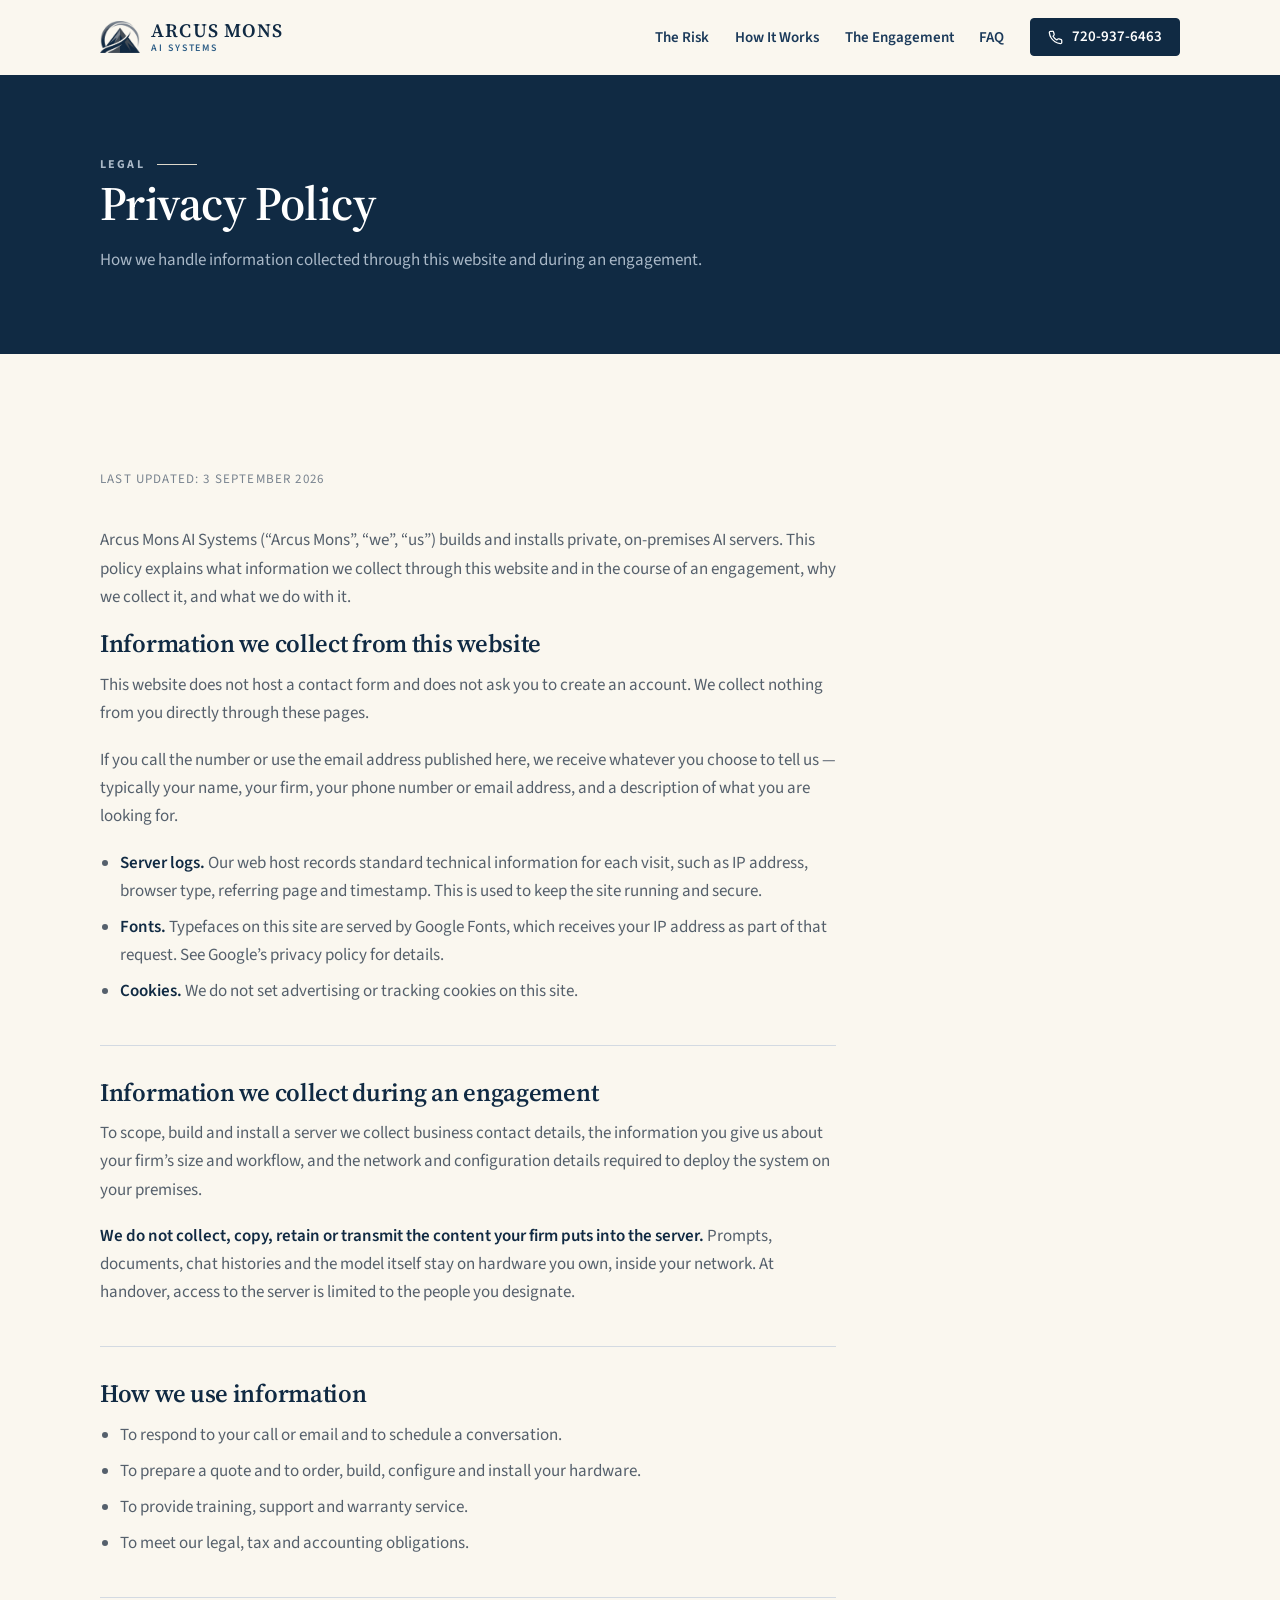
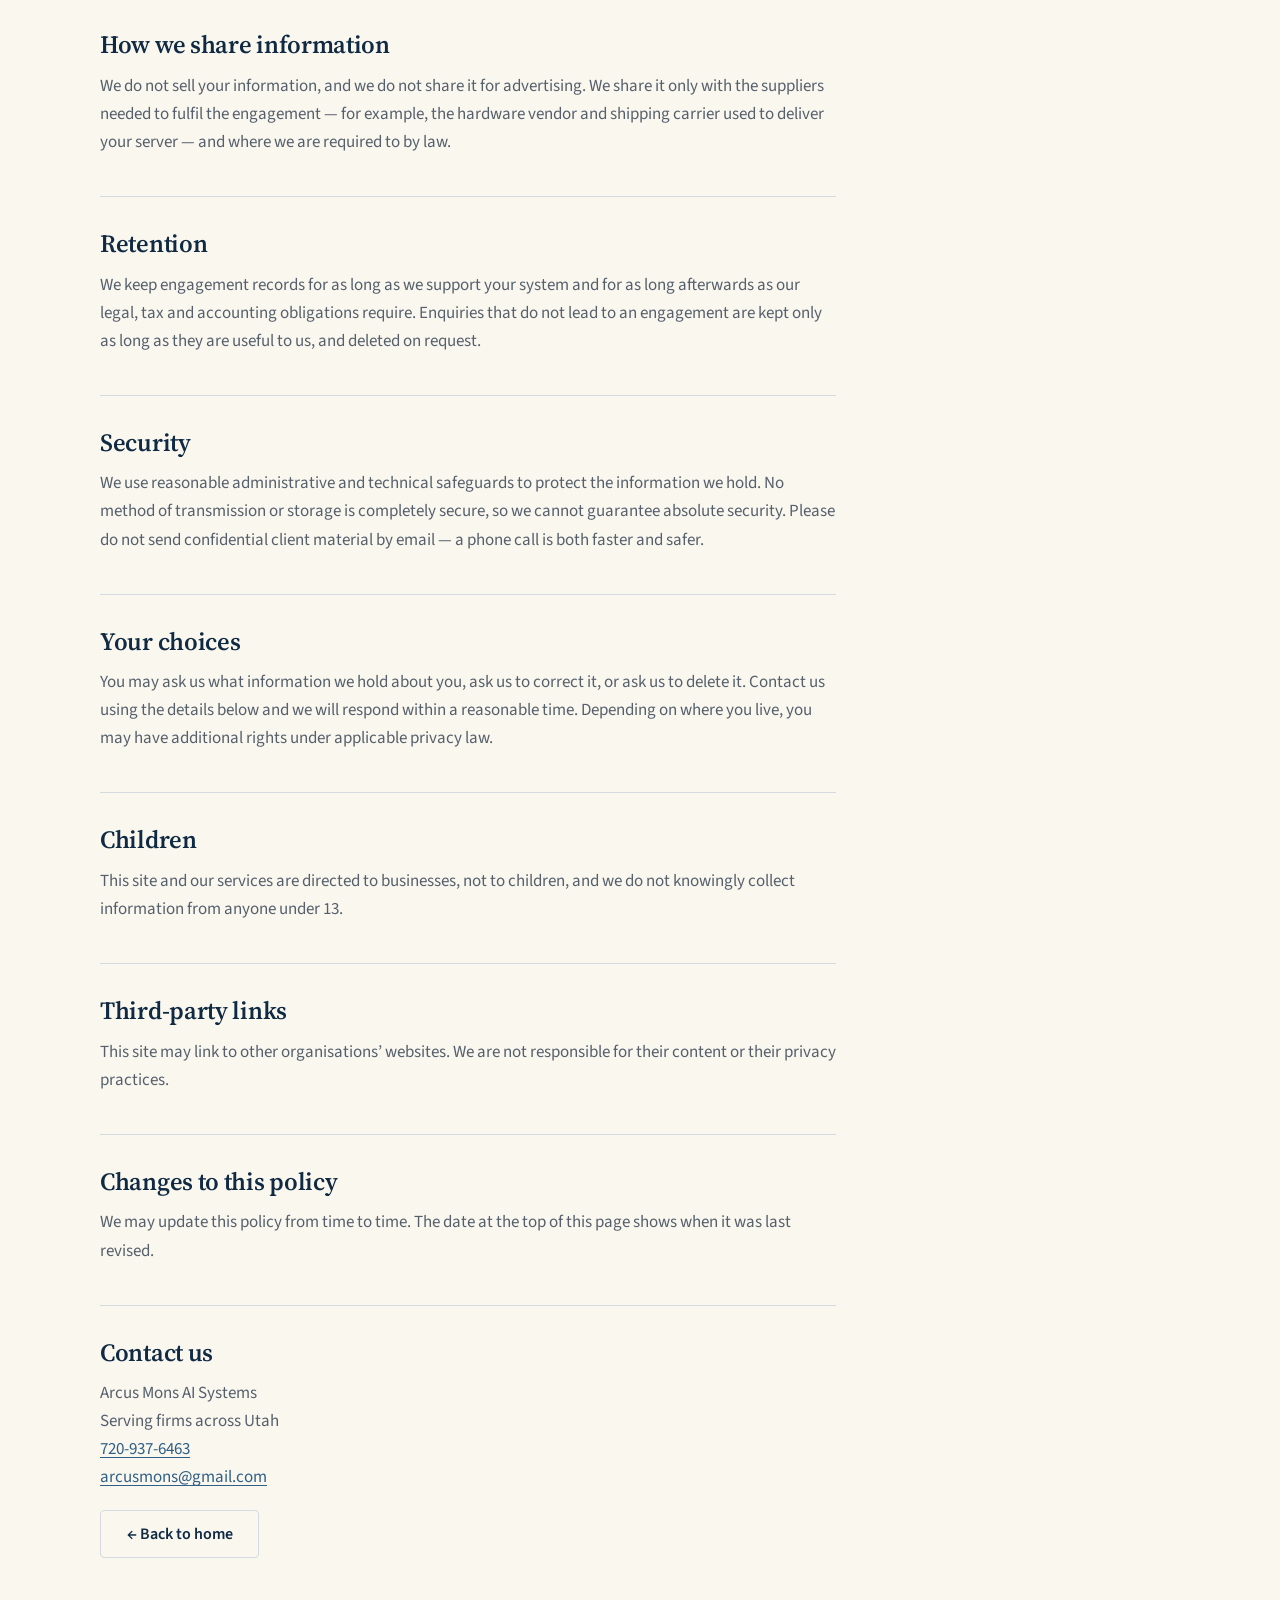
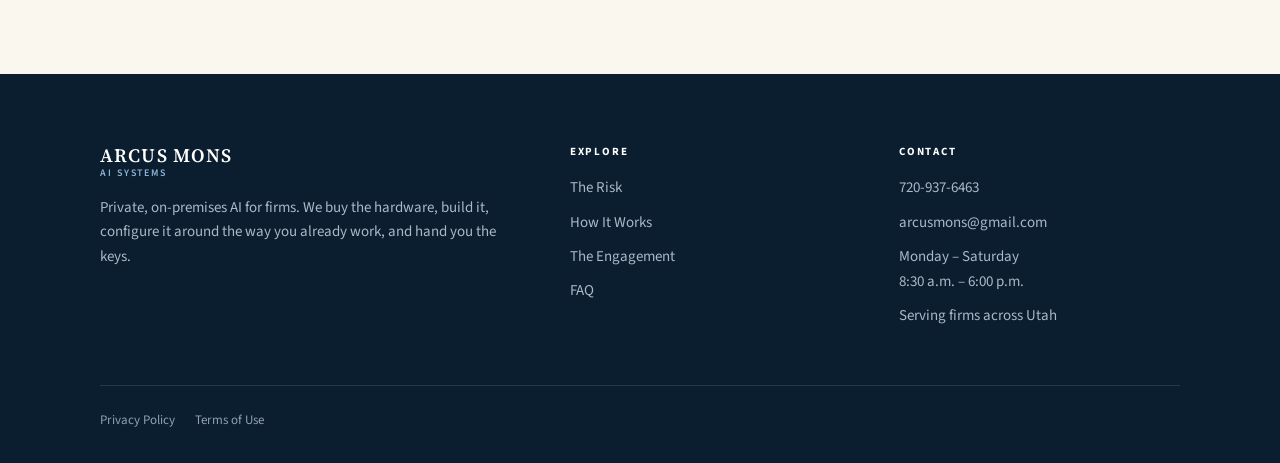
<file: privacy.html>
<!DOCTYPE html>
<html lang="en">
<head>
<meta charset="utf-8">
<meta name="viewport" content="width=device-width, initial-scale=1, viewport-fit=cover">

<title>Privacy Policy | Arcus Mons AI Systems</title>
<meta name="description" content="How Arcus Mons AI Systems handles information collected through this website and during a client engagement.">
<meta name="robots" content="index, follow">
<meta name="theme-color" content="#102a43">
<link rel="canonical" href="https://www.arcusmons.com/privacy.html">

<link rel="icon" href="assets/img/favicon.ico" sizes="any">
<link rel="apple-touch-icon" href="assets/img/apple-touch-icon.png">

<link rel="preconnect" href="https://fonts.googleapis.com">
<link rel="preconnect" href="https://fonts.gstatic.com" crossorigin>
<link rel="stylesheet" href="https://fonts.googleapis.com/css2?family=Source+Sans+3:wght@400;600;700&amp;family=Source+Serif+4:opsz,wght@8..60,400;8..60,600;8..60,700&amp;display=swap">

<link rel="stylesheet" href="assets/css/styles.css">
<script>document.documentElement.classList.add('js');</script>
</head>

<body>
<a class="skip-link" href="#main">Skip to main content</a>

<header class="site-header" id="site-header">
  <div class="wrap header-inner">
    <a class="brand" href="index.html" aria-label="Arcus Mons AI Systems — home">
      <img src="assets/img/arcus-mons-logo.png" alt="" width="40" height="32">
      <span class="brand-text">
        <span class="brand-name">Arcus Mons</span>
        <span class="brand-sub">AI Systems</span>
      </span>
    </a>

    <button class="nav-toggle" id="nav-toggle" type="button"
            aria-expanded="false" aria-controls="primary-nav" aria-label="Open menu">
      <span></span><span></span><span></span>
    </button>

    <nav class="nav" id="primary-nav" aria-label="Primary">
      <ul class="nav-list">
        <li><a href="index.html#problem">The Risk</a></li>
        <li><a href="index.html#how-it-works">How It Works</a></li>
        <li><a href="index.html#process">The Engagement</a></li>
        <li><a href="index.html#faq">FAQ</a></li>
      </ul>
      <div class="nav-cta">
        <a class="btn btn--primary btn--sm" href="tel:+17209376463">
          <svg width="15" height="15" viewBox="0 0 24 24" fill="none" stroke="currentColor" stroke-width="2" stroke-linecap="round" stroke-linejoin="round" aria-hidden="true"><path d="M22 16.92v3a2 2 0 0 1-2.18 2 19.79 19.79 0 0 1-8.63-3.07 19.5 19.5 0 0 1-6-6 19.79 19.79 0 0 1-3.07-8.67A2 2 0 0 1 4.11 2h3a2 2 0 0 1 2 1.72c.13.96.36 1.9.7 2.81a2 2 0 0 1-.45 2.11L8.09 9.91a16 16 0 0 0 6 6l1.27-1.27a2 2 0 0 1 2.11-.45c.9.34 1.85.57 2.81.7A2 2 0 0 1 22 16.92z"/></svg>
          720-937-6463
        </a>
      </div>
    </nav>
  </div>
</header>

<main id="main">

<section class="page-header">
  <div class="wrap">
    <p class="eyebrow">Legal</p>
    <h1>Privacy Policy</h1>
    <p>How we handle information collected through this website and during an engagement.</p>
  </div>
</section>

<section class="section section--cream">
  <div class="wrap">
    <div class="prose">
      <p class="updated">Last updated: 3 September 2026</p>

      <p>
        Arcus Mons AI Systems (&ldquo;Arcus Mons&rdquo;, &ldquo;we&rdquo;, &ldquo;us&rdquo;)
        builds and installs private, on-premises AI servers. This policy explains what
        information we collect through this website and in the course of an engagement,
        why we collect it, and what we do with it.
      </p>

      <h2>Information we collect from this website</h2>
      <p>
        This website does not host a contact form and does not ask you to create an
        account. We collect nothing from you directly through these pages.
      </p>
      <p>
        If you call the number or use the email address published here, we receive
        whatever you choose to tell us &mdash; typically your name, your firm, your phone
        number or email address, and a description of what you are looking for.
      </p>
      <ul>
        <li><strong>Server logs.</strong> Our web host records standard technical information for each visit, such as IP address, browser type, referring page and timestamp. This is used to keep the site running and secure.</li>
        <li><strong>Fonts.</strong> Typefaces on this site are served by Google Fonts, which receives your IP address as part of that request. See Google&rsquo;s privacy policy for details.</li>
        <li><strong>Cookies.</strong> We do not set advertising or tracking cookies on this site.</li>
      </ul>
      <h2>Information we collect during an engagement</h2>
      <p>
        To scope, build and install a server we collect business contact details, the
        information you give us about your firm&rsquo;s size and workflow, and the network
        and configuration details required to deploy the system on your premises.
      </p>
      <p>
        <strong>We do not collect, copy, retain or transmit the content your firm puts
        into the server.</strong> Prompts, documents, chat histories and the model itself
        stay on hardware you own, inside your network. At handover, access to the server
        is limited to the people you designate.
      </p>

      <h2>How we use information</h2>
      <ul>
        <li>To respond to your call or email and to schedule a conversation.</li>
        <li>To prepare a quote and to order, build, configure and install your hardware.</li>
        <li>To provide training, support and warranty service.</li>
        <li>To meet our legal, tax and accounting obligations.</li>
      </ul>

      <h2>How we share information</h2>
      <p>
        We do not sell your information, and we do not share it for advertising. We share
        it only with the suppliers needed to fulfil the engagement &mdash; for example, the
        hardware vendor and shipping carrier used to deliver your server &mdash; and where
        we are required to by law.
      </p>

      <h2>Retention</h2>
      <p>
        We keep engagement records for as long as we support your system and for as long
        afterwards as our legal, tax and accounting obligations require. Enquiries that do
        not lead to an engagement are kept only as long as they are useful to us, and
        deleted on request.
      </p>

      <h2>Security</h2>
      <p>
        We use reasonable administrative and technical safeguards to protect the
        information we hold. No method of transmission or storage is completely secure,
        so we cannot guarantee absolute security. Please do not send confidential client
        material by email &mdash; a phone call is both faster and safer.
      </p>

      <h2>Your choices</h2>
      <p>
        You may ask us what information we hold about you, ask us to correct it, or ask us
        to delete it. Contact us using the details below and we will respond within a
        reasonable time. Depending on where you live, you may have additional rights under
        applicable privacy law.
      </p>

      <h2>Children</h2>
      <p>
        This site and our services are directed to businesses, not to children, and we do
        not knowingly collect information from anyone under 13.
      </p>

      <h2>Third-party links</h2>
      <p>
        This site may link to other organisations&rsquo; websites. We are not responsible
        for their content or their privacy practices.
      </p>

      <h2>Changes to this policy</h2>
      <p>
        We may update this policy from time to time. The date at the top of this page
        shows when it was last revised.
      </p>

      <h2>Contact us</h2>
      <p>
        Arcus Mons AI Systems<br>
        Serving firms across Utah<br>
        <a href="tel:+17209376463">720-937-6463</a><br>
        <a href="mailto:arcusmons@gmail.com">arcusmons@gmail.com</a>
      </p>

      <p>
        <a class="btn btn--ghost" href="index.html">&larr; Back to home</a>
      </p>
    </div>
  </div>
</section>

</main>

<footer class="site-footer">
  <div class="wrap">
    <div class="footer-grid">
      <div>
        <div class="footer-brand">
          <span class="brand-text">
            <span class="brand-name">Arcus Mons</span>
            <span class="brand-sub">AI Systems</span>
          </span>
        </div>
        <p class="footer-about">
          Private, on-premises AI for firms. We buy the hardware, build it,
          configure it around the way you already work, and hand you the keys.
        </p>
      </div>

      <div class="footer-col">
        <h4>Explore</h4>
        <ul>
          <li><a href="index.html#problem">The Risk</a></li>
          <li><a href="index.html#how-it-works">How It Works</a></li>
          <li><a href="index.html#process">The Engagement</a></li>
          <li><a href="index.html#faq">FAQ</a></li>
        </ul>
      </div>

      <div class="footer-col">
        <h4>Contact</h4>
        <ul>
          <li><a href="tel:+17209376463">720-937-6463</a></li>
          <li><a href="mailto:arcusmons@gmail.com">arcusmons@gmail.com</a></li>
          <li>Monday &ndash; Saturday<br>8:30 a.m. &ndash; 6:00 p.m.</li>
          <li>Serving firms across Utah</li>
        </ul>
      </div>
    </div>

    <div class="footer-bottom">
      <ul class="footer-legal">
        <li><a href="privacy.html">Privacy Policy</a></li>
        <li><a href="terms.html">Terms of Use</a></li>
      </ul>
    </div>
  </div>
</footer>

<button class="to-top" id="to-top" type="button" aria-label="Back to top">
  <svg width="18" height="18" viewBox="0 0 24 24" fill="none" stroke="currentColor" stroke-width="2" stroke-linecap="round" stroke-linejoin="round" aria-hidden="true"><path d="M12 19V5M5 12l7-7 7 7"/></svg>
</button>

<script src="assets/js/main.js" defer></script>
</body>
</html>
</file>
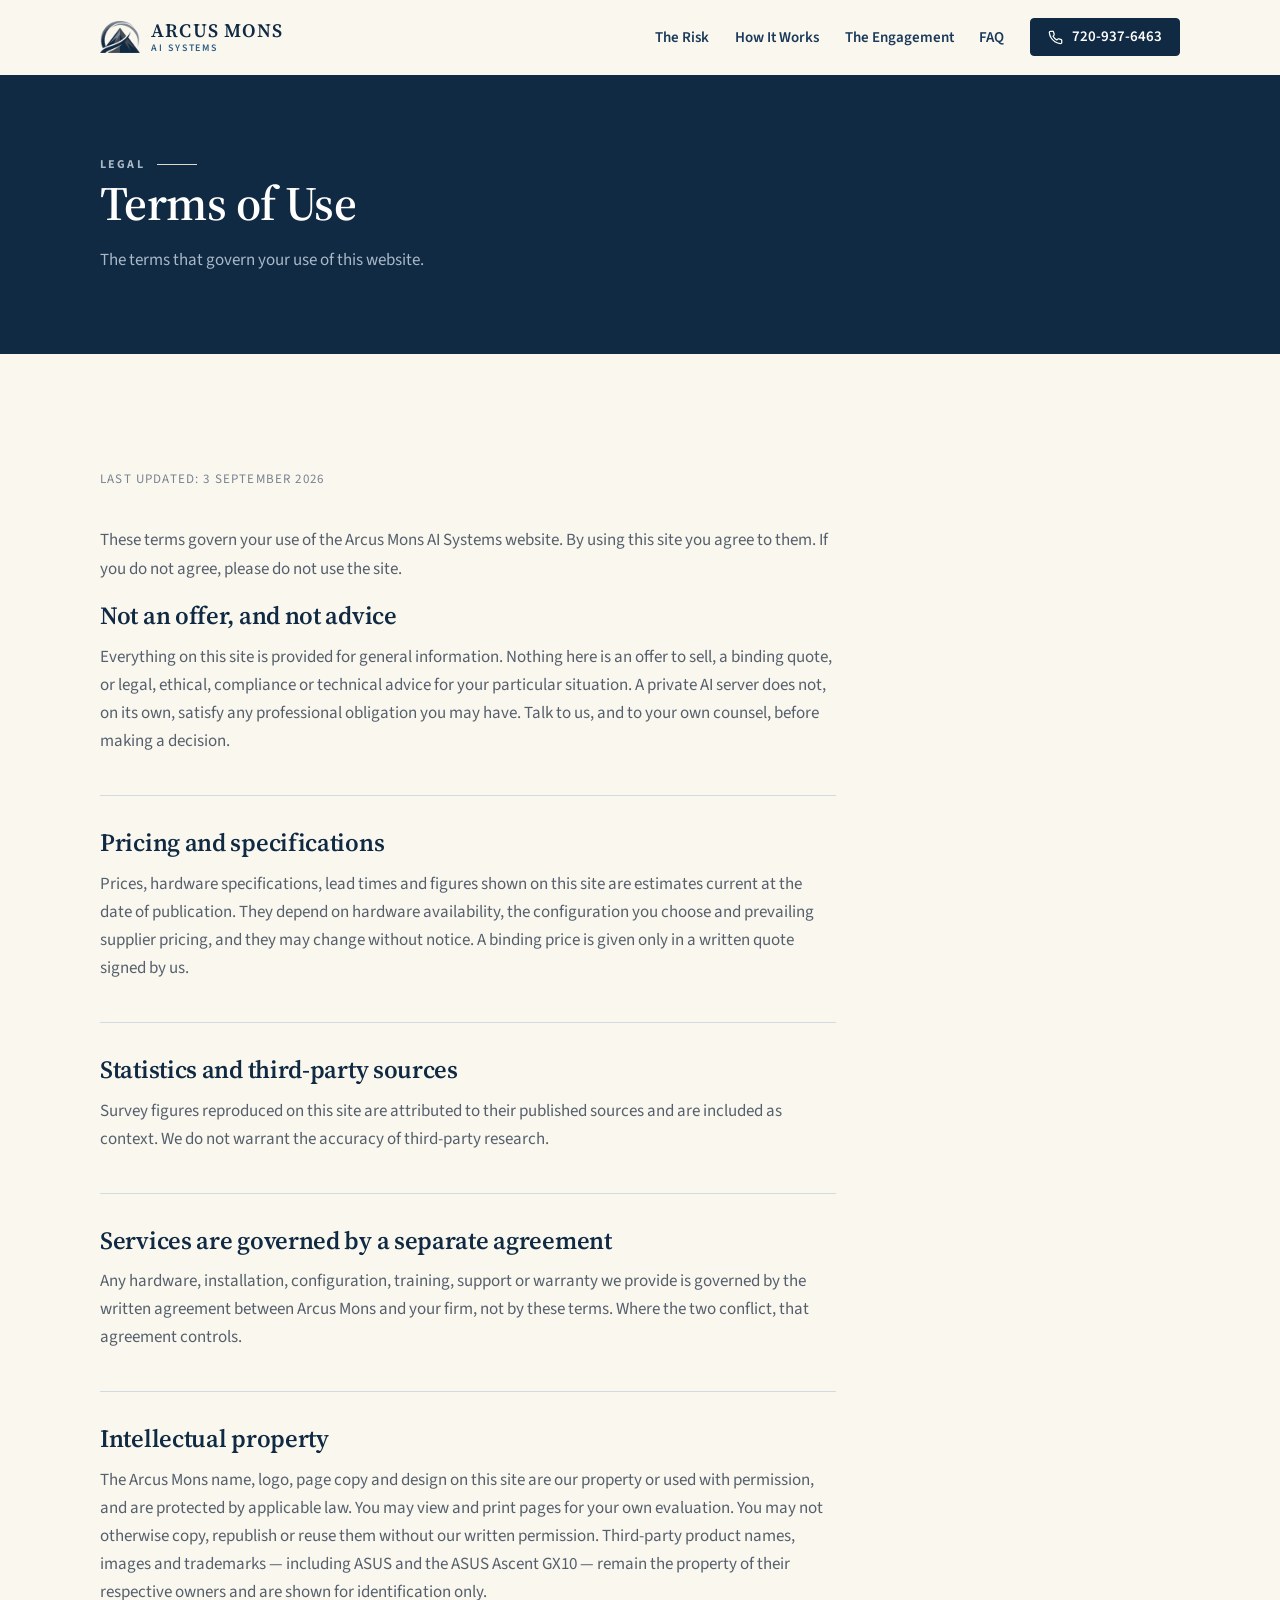
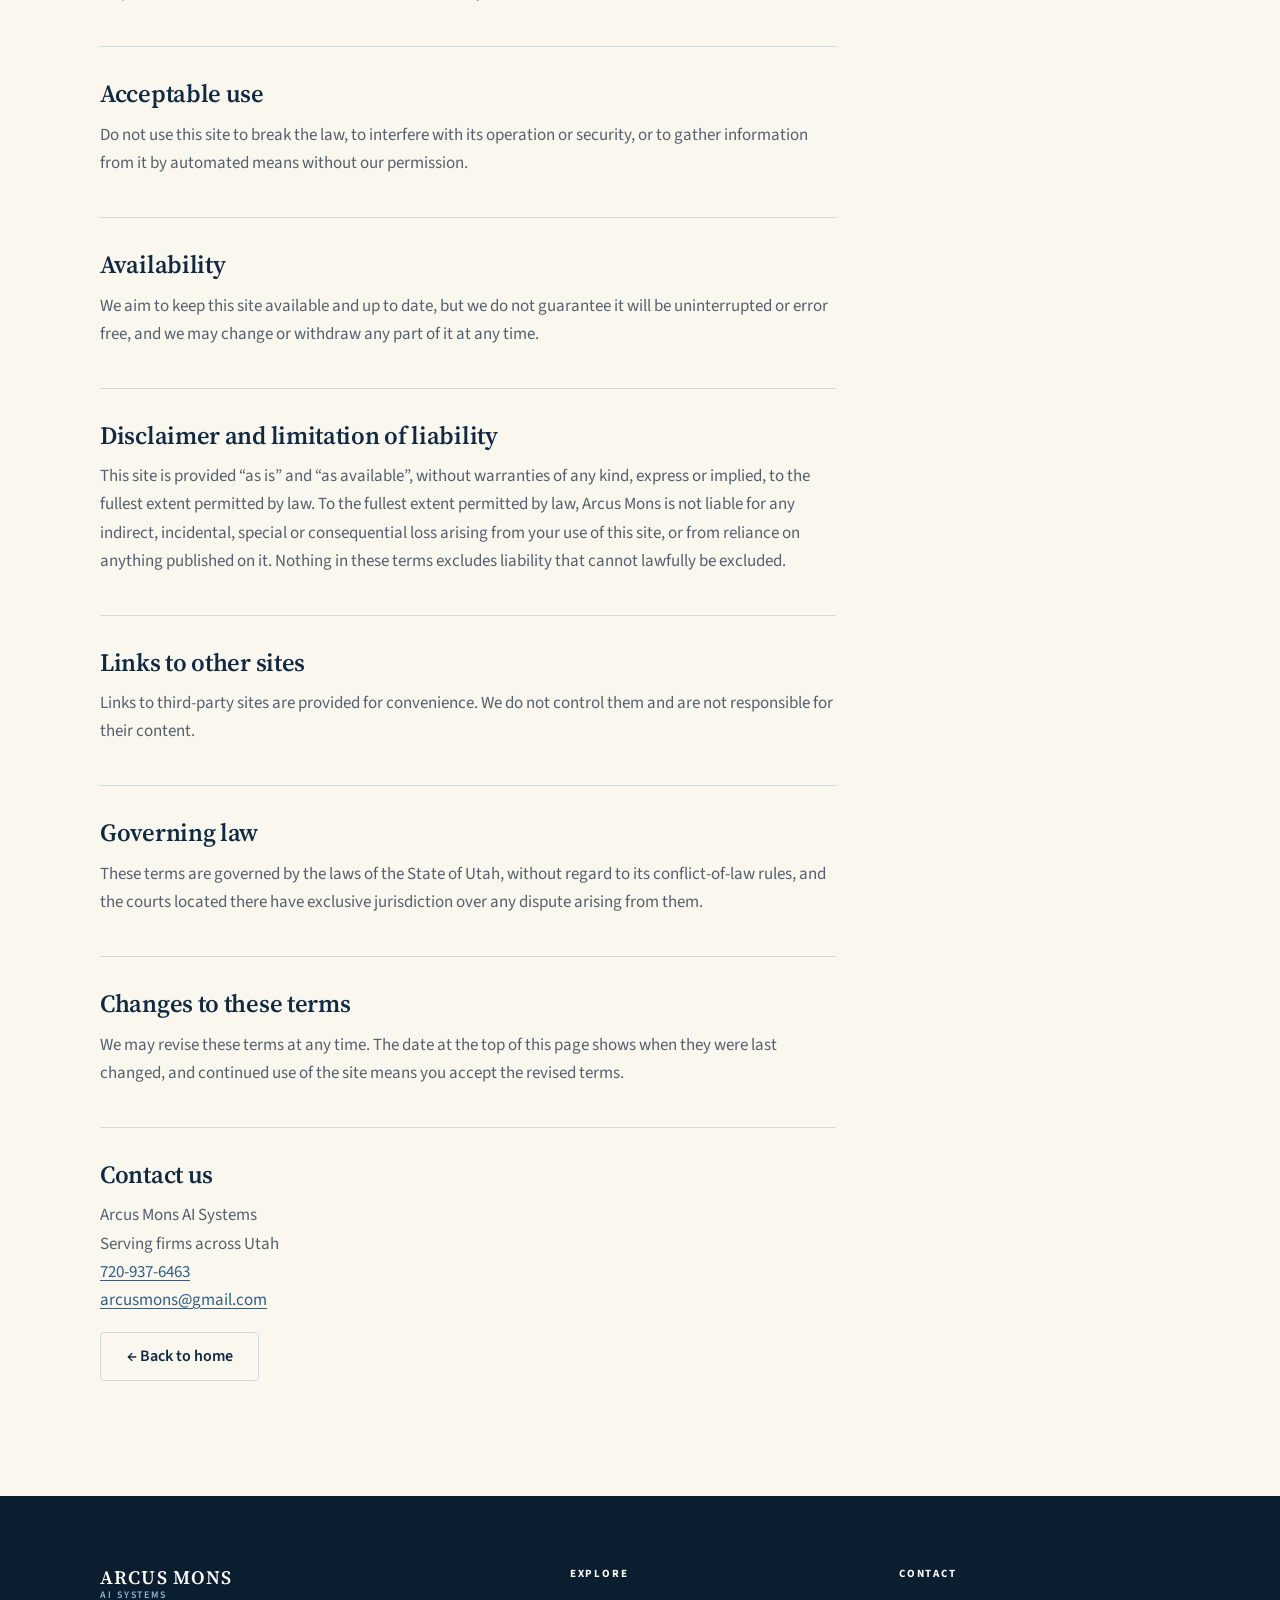
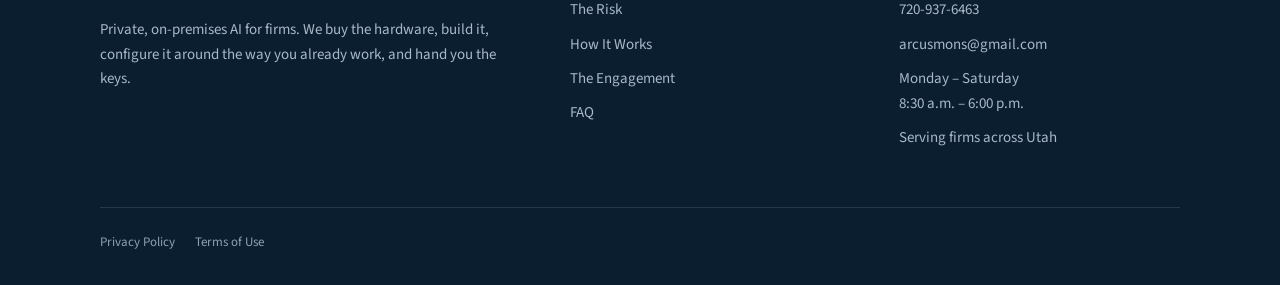
<file: terms.html>
<!DOCTYPE html>
<html lang="en">
<head>
<meta charset="utf-8">
<meta name="viewport" content="width=device-width, initial-scale=1, viewport-fit=cover">

<title>Terms of Use | Arcus Mons AI Systems</title>
<meta name="description" content="The terms that govern your use of the Arcus Mons AI Systems website.">
<meta name="robots" content="index, follow">
<meta name="theme-color" content="#102a43">
<link rel="canonical" href="https://www.arcusmons.com/terms.html">

<link rel="icon" href="assets/img/favicon.ico" sizes="any">
<link rel="apple-touch-icon" href="assets/img/apple-touch-icon.png">

<link rel="preconnect" href="https://fonts.googleapis.com">
<link rel="preconnect" href="https://fonts.gstatic.com" crossorigin>
<link rel="stylesheet" href="https://fonts.googleapis.com/css2?family=Source+Sans+3:wght@400;600;700&amp;family=Source+Serif+4:opsz,wght@8..60,400;8..60,600;8..60,700&amp;display=swap">

<link rel="stylesheet" href="assets/css/styles.css">
<script>document.documentElement.classList.add('js');</script>
</head>

<body>
<a class="skip-link" href="#main">Skip to main content</a>

<header class="site-header" id="site-header">
  <div class="wrap header-inner">
    <a class="brand" href="index.html" aria-label="Arcus Mons AI Systems — home">
      <img src="assets/img/arcus-mons-logo.png" alt="" width="40" height="32">
      <span class="brand-text">
        <span class="brand-name">Arcus Mons</span>
        <span class="brand-sub">AI Systems</span>
      </span>
    </a>

    <button class="nav-toggle" id="nav-toggle" type="button"
            aria-expanded="false" aria-controls="primary-nav" aria-label="Open menu">
      <span></span><span></span><span></span>
    </button>

    <nav class="nav" id="primary-nav" aria-label="Primary">
      <ul class="nav-list">
        <li><a href="index.html#problem">The Risk</a></li>
        <li><a href="index.html#how-it-works">How It Works</a></li>
        <li><a href="index.html#process">The Engagement</a></li>
        <li><a href="index.html#faq">FAQ</a></li>
      </ul>
      <div class="nav-cta">
        <a class="btn btn--primary btn--sm" href="tel:+17209376463">
          <svg width="15" height="15" viewBox="0 0 24 24" fill="none" stroke="currentColor" stroke-width="2" stroke-linecap="round" stroke-linejoin="round" aria-hidden="true"><path d="M22 16.92v3a2 2 0 0 1-2.18 2 19.79 19.79 0 0 1-8.63-3.07 19.5 19.5 0 0 1-6-6 19.79 19.79 0 0 1-3.07-8.67A2 2 0 0 1 4.11 2h3a2 2 0 0 1 2 1.72c.13.96.36 1.9.7 2.81a2 2 0 0 1-.45 2.11L8.09 9.91a16 16 0 0 0 6 6l1.27-1.27a2 2 0 0 1 2.11-.45c.9.34 1.85.57 2.81.7A2 2 0 0 1 22 16.92z"/></svg>
          720-937-6463
        </a>
      </div>
    </nav>
  </div>
</header>

<main id="main">

<section class="page-header">
  <div class="wrap">
    <p class="eyebrow">Legal</p>
    <h1>Terms of Use</h1>
    <p>The terms that govern your use of this website.</p>
  </div>
</section>

<section class="section section--cream">
  <div class="wrap">
    <div class="prose">
      <p class="updated">Last updated: 3 September 2026</p>

      <p>
        These terms govern your use of the Arcus Mons AI Systems website. By using this
        site you agree to them. If you do not agree, please do not use the site.
      </p>

      <h2>Not an offer, and not advice</h2>
      <p>
        Everything on this site is provided for general information. Nothing here is an
        offer to sell, a binding quote, or legal, ethical, compliance or technical advice
        for your particular situation. A private AI server does not, on its own, satisfy
        any professional obligation you may have. Talk to us, and to your own counsel,
        before making a decision.
      </p>

      <h2>Pricing and specifications</h2>
      <p>
        Prices, hardware specifications, lead times and figures shown on this site are
        estimates current at the date of publication. They depend on hardware
        availability, the configuration you choose and prevailing supplier pricing, and
        they may change without notice. A binding price is given only in a written quote
        signed by us.
      </p>

      <h2>Statistics and third-party sources</h2>
      <p>
        Survey figures reproduced on this site are attributed to their published sources
        and are included as context. We do not warrant the accuracy of third-party
        research.
      </p>

      <h2>Services are governed by a separate agreement</h2>
      <p>
        Any hardware, installation, configuration, training, support or warranty we
        provide is governed by the written agreement between Arcus Mons and your firm,
        not by these terms. Where the two conflict, that agreement controls.
      </p>

      <h2>Intellectual property</h2>
      <p>
        The Arcus Mons name, logo, page copy and design on this site are our property or
        used with permission, and are protected by applicable law. You may view and print
        pages for your own evaluation. You may not otherwise copy, republish or reuse them
        without our written permission. Third-party product names, images and trademarks
        &mdash; including ASUS and the ASUS Ascent GX10 &mdash; remain the property of
        their respective owners and are shown for identification only.
      </p>

      <h2>Acceptable use</h2>
      <p>
        Do not use this site to break the law, to interfere with its operation or
        security, or to gather information from it by automated means without our
        permission.
      </p>

      <h2>Availability</h2>
      <p>
        We aim to keep this site available and up to date, but we do not guarantee it will
        be uninterrupted or error free, and we may change or withdraw any part of it at
        any time.
      </p>

      <h2>Disclaimer and limitation of liability</h2>
      <p>
        This site is provided &ldquo;as is&rdquo; and &ldquo;as available&rdquo;, without
        warranties of any kind, express or implied, to the fullest extent permitted by
        law. To the fullest extent permitted by law, Arcus Mons is not liable for any
        indirect, incidental, special or consequential loss arising from your use of this
        site, or from reliance on anything published on it. Nothing in these terms
        excludes liability that cannot lawfully be excluded.
      </p>

      <h2>Links to other sites</h2>
      <p>
        Links to third-party sites are provided for convenience. We do not control them
        and are not responsible for their content.
      </p>

      <h2>Governing law</h2>
      <p>
        These terms are governed by the laws of the State of Utah, without regard to
        its conflict-of-law rules, and the courts located there have exclusive
        jurisdiction over any dispute arising from them.
      </p>

      <h2>Changes to these terms</h2>
      <p>
        We may revise these terms at any time. The date at the top of this page shows when
        they were last changed, and continued use of the site means you accept the revised
        terms.
      </p>

      <h2>Contact us</h2>
      <p>
        Arcus Mons AI Systems<br>
        Serving firms across Utah<br>
        <a href="tel:+17209376463">720-937-6463</a><br>
        <a href="mailto:arcusmons@gmail.com">arcusmons@gmail.com</a>
      </p>

      <p>
        <a class="btn btn--ghost" href="index.html">&larr; Back to home</a>
      </p>
    </div>
  </div>
</section>

</main>

<footer class="site-footer">
  <div class="wrap">
    <div class="footer-grid">
      <div>
        <div class="footer-brand">
          <span class="brand-text">
            <span class="brand-name">Arcus Mons</span>
            <span class="brand-sub">AI Systems</span>
          </span>
        </div>
        <p class="footer-about">
          Private, on-premises AI for firms. We buy the hardware, build it,
          configure it around the way you already work, and hand you the keys.
        </p>
      </div>

      <div class="footer-col">
        <h4>Explore</h4>
        <ul>
          <li><a href="index.html#problem">The Risk</a></li>
          <li><a href="index.html#how-it-works">How It Works</a></li>
          <li><a href="index.html#process">The Engagement</a></li>
          <li><a href="index.html#faq">FAQ</a></li>
        </ul>
      </div>

      <div class="footer-col">
        <h4>Contact</h4>
        <ul>
          <li><a href="tel:+17209376463">720-937-6463</a></li>
          <li><a href="mailto:arcusmons@gmail.com">arcusmons@gmail.com</a></li>
          <li>Monday &ndash; Saturday<br>8:30 a.m. &ndash; 6:00 p.m.</li>
          <li>Serving firms across Utah</li>
        </ul>
      </div>
    </div>

    <div class="footer-bottom">
      <ul class="footer-legal">
        <li><a href="privacy.html">Privacy Policy</a></li>
        <li><a href="terms.html">Terms of Use</a></li>
      </ul>
    </div>
  </div>
</footer>

<button class="to-top" id="to-top" type="button" aria-label="Back to top">
  <svg width="18" height="18" viewBox="0 0 24 24" fill="none" stroke="currentColor" stroke-width="2" stroke-linecap="round" stroke-linejoin="round" aria-hidden="true"><path d="M12 19V5M5 12l7-7 7 7"/></svg>
</button>

<script src="assets/js/main.js" defer></script>
</body>
</html>
</file>
<file: assets/css/styles.css>
/* ==========================================================================
   Arcus Mons AI Systems — site stylesheet
   Palette and type sampled from "Arcus Mons AI Systems V1.5.pptx"
   ========================================================================== */

/* --------------------------------------------------------------------------
   1. Design tokens
   -------------------------------------------------------------------------- */
:root {
  /* Brand colours (sampled from the deck) */
  --navy-900: #0b1e30;
  --navy-800: #102a43;
  --navy-700: #1b3a5a;
  --navy-600: #2a4c6e;
  --blue-500: #2f5f87;
  --blue-300: #8fb4d6;
  --blue-200: #a9b8c7;
  --cream:    #faf7ef;
  --sand:     #ddd8cb;
  --mist:     #f1f3f6;
  --line:     #d3dae2;
  --slate:    #55606c;
  --muted:    #78838f;
  --white:    #ffffff;

  /* Semantic */
  --bg: var(--cream);
  --text: var(--slate);
  --heading: var(--navy-800);
  --rule: var(--line);

  /* Type */
  --font-serif: "Source Serif 4", Cambria, Georgia, "Times New Roman", serif;
  --font-sans: "Source Sans 3", Calibri, "Segoe UI", system-ui, -apple-system, sans-serif;

  /* Rhythm */
  --wrap: 1160px;
  --gutter: clamp(1.25rem, 4vw, 2.5rem);
  --section-y: clamp(4rem, 9vw, 7.5rem);
  --radius: 4px;
  --radius-lg: 8px;

  /* Elevation */
  --shadow-sm: 0 1px 2px rgba(16, 42, 67, .06), 0 2px 8px rgba(16, 42, 67, .05);
  --shadow-md: 0 2px 4px rgba(16, 42, 67, .06), 0 12px 28px rgba(16, 42, 67, .09);
  --shadow-lg: 0 4px 10px rgba(16, 42, 67, .08), 0 24px 60px rgba(16, 42, 67, .14);

  --header-h: 74px;
  --ease: cubic-bezier(.22, .61, .36, 1);

  /* Non-zero only where the page actually runs under system UI (installed to
     the home screen); 0 in normal browsing, so these rules cost nothing. */
  --safe-top: env(safe-area-inset-top, 0px);
}

/* --------------------------------------------------------------------------
   2. Reset / base
   -------------------------------------------------------------------------- */
*, *::before, *::after { box-sizing: border-box; }

html {
  -webkit-text-size-adjust: 100%;
  scroll-behavior: smooth;
  scroll-padding-top: calc(var(--header-h) + 16px);
  scroll-padding-top: calc(var(--header-h) + var(--safe-top) + 16px);
}

body {
  margin: 0;
  background: var(--bg);
  color: var(--text);
  font-family: var(--font-sans);
  font-size: 1.0625rem;
  line-height: 1.65;
  -webkit-font-smoothing: antialiased;
  -moz-osx-font-smoothing: grayscale;
  overflow-wrap: break-word;
  /* Sticky footer: short pages (404) still paint their footer at the bottom
     of the screen instead of leaving a band of page background below it. */
  min-height: 100vh;
  min-height: 100dvh;
  display: flex;
  flex-direction: column;
}
body > main { flex: 1 0 auto; display: flex; flex-direction: column; }
body > .site-footer { flex-shrink: 0; }
/* A single-section page (404) hands its spare height to that section, so the
   band above the footer stays the section's own colour rather than page bg.
   :only-child keeps this off multi-section pages, which have no spare height. */
body > main > .section:only-child {
  flex: 1 0 auto;
  display: flex;
  flex-direction: column;
  justify-content: center;
}

img, svg { max-width: 100%; height: auto; display: block; }

h1, h2, h3, h4 {
  font-family: var(--font-serif);
  color: var(--heading);
  font-weight: 600;
  line-height: 1.18;
  letter-spacing: -.012em;
  margin: 0 0 .5em;
  text-wrap: balance;
}

h1 { font-size: clamp(2.25rem, 5.4vw, 3.75rem); }
h2 { font-size: clamp(1.75rem, 3.7vw, 2.65rem); }
h3 { font-size: clamp(1.125rem, 1.6vw, 1.3rem); }
h4 { font-size: 1.0625rem; }

p { margin: 0 0 1.1em; }
p:last-child { margin-bottom: 0; }

a { color: var(--blue-500); text-decoration-thickness: 1px; text-underline-offset: 3px; }
a:hover { color: var(--navy-800); }

/* ol is reset alongside ul so list-style:none lists (.process) align with the
   headings above them instead of keeping the browser's 40px marker indent. */
ul, ol { margin: 0; padding: 0; }

strong { color: var(--navy-800); font-weight: 600; }

/* Keep the tap flash subtle and on-brand, and skip the click delay. */
a, button, summary, [role="button"] {
  -webkit-tap-highlight-color: rgba(16, 42, 67, .12);
  touch-action: manipulation;
}

:focus-visible {
  outline: 3px solid var(--blue-500);
  outline-offset: 3px;
  border-radius: 2px;
}

.skip-link {
  position: absolute;
  left: 50%;
  top: 0;
  transform: translate(-50%, -120%);
  z-index: 200;
  background: var(--navy-800);
  color: var(--white);
  padding: .75rem 1.25rem;
  border-radius: 0 0 var(--radius) var(--radius);
  font-weight: 600;
  text-decoration: none;
  transition: transform .2s var(--ease);
}
.skip-link:focus { transform: translate(-50%, 0); color: var(--white); }

/* --------------------------------------------------------------------------
   3. Layout primitives
   -------------------------------------------------------------------------- */
.wrap {
  width: 100%;
  max-width: var(--wrap);
  margin-inline: auto;
  padding-inline: var(--gutter);
  /* With viewport-fit=cover the page runs under the notch and the rounded
     corners in landscape; hold the gutter clear of both. */
  padding-left: max(var(--gutter), env(safe-area-inset-left, 0px));
  padding-right: max(var(--gutter), env(safe-area-inset-right, 0px));
}
.wrap--narrow { max-width: 900px; }

.section { padding-block: var(--section-y); }
.section--tight { padding-block: clamp(3rem, 6vw, 4.5rem); }

.section--cream { background: var(--cream); }
.section--white { background: var(--white); }
.section--mist  { background: var(--mist); }

.section--navy {
  background: var(--navy-800);
  color: var(--blue-200);
}
.section--navy h2,
.section--navy h3,
.section--navy h4 { color: var(--white); }
.section--navy strong { color: var(--white); }
/* :not(.btn) so buttons keep their own foreground colour on dark sections. */
.section--navy a:not(.btn) { color: var(--blue-300); }

/* Section heading block */
.eyebrow {
  font-family: var(--font-sans);
  font-size: .75rem;
  font-weight: 700;
  letter-spacing: .18em;
  text-transform: uppercase;
  color: var(--blue-500);
  margin: 0 0 1rem;
  display: flex;
  align-items: center;
  gap: .75rem;
}
.eyebrow::after {
  content: "";
  flex: 0 0 40px;
  height: 1px;
  background: var(--sand);
}
.section--navy .eyebrow,
.cta .eyebrow { color: var(--blue-300); }
.section--navy .eyebrow::after,
.section--navy .eyebrow::before,
.cta .eyebrow::after,
.cta .eyebrow::before { background: rgba(143, 180, 214, .35); }

/* On a phone a long left-aligned eyebrow wraps and strands its 40px rule out
   to the right. Centred eyebrows are short, so they keep theirs. */
@media (max-width: 480px) {
  .hero .eyebrow::after,
  .section-head:not(.section-head--center) .eyebrow::after { display: none; }
}

/* Centred eyebrow outside a .section-head--center block */
.eyebrow--center { justify-content: center; }
.eyebrow--center::before {
  content: "";
  flex: 0 0 40px;
  height: 1px;
  background: var(--sand);
}

.section-head { max-width: 46rem; margin-bottom: clamp(2.5rem, 5vw, 3.75rem); }
.section-head--center { margin-inline: auto; text-align: center; }
.section-head--center .eyebrow { justify-content: center; }
.section-head--center .eyebrow::before {
  content: "";
  flex: 0 0 40px;
  height: 1px;
  background: var(--sand);
}
.section--navy .section-head--center .eyebrow::before { background: rgba(143, 180, 214, .35); }

.lede {
  font-size: clamp(1.0625rem, 1.5vw, 1.1875rem);
  line-height: 1.6;
  color: var(--slate);
  margin-bottom: 0;
}
.section--navy .lede,
.cta .lede { color: var(--blue-200); }

.section-note {
  margin-top: clamp(2rem, 4vw, 3rem);
  padding-top: 1.75rem;
  border-top: 1px solid var(--rule);
  font-family: var(--font-serif);
  font-size: clamp(1.0625rem, 1.7vw, 1.25rem);
  font-style: italic;
  color: var(--navy-700);
  text-align: center;
}
.section--navy .section-note {
  border-top-color: rgba(143, 180, 214, .25);
  color: var(--blue-300);
}

/* Grids */
.grid { display: grid; gap: clamp(1.25rem, 2.4vw, 1.75rem); }
.grid--2 { grid-template-columns: repeat(2, minmax(0, 1fr)); }
.grid--3 { grid-template-columns: repeat(3, minmax(0, 1fr)); }
.grid--4 { grid-template-columns: repeat(4, minmax(0, 1fr)); }

@media (max-width: 900px) {
  .grid--3, .grid--4 { grid-template-columns: repeat(2, minmax(0, 1fr)); }
}
@media (max-width: 600px) {
  .grid--2, .grid--3, .grid--4 { grid-template-columns: minmax(0, 1fr); }
}

/* --------------------------------------------------------------------------
   4. Buttons
   -------------------------------------------------------------------------- */
.btn {
  --btn-bg: var(--navy-800);
  --btn-fg: var(--white);
  --btn-bd: var(--navy-800);
  display: inline-flex;
  align-items: center;
  justify-content: center;
  gap: .6rem;
  padding: .85rem 1.6rem;
  background: var(--btn-bg);
  color: var(--btn-fg);
  border: 1px solid var(--btn-bd);
  border-radius: var(--radius);
  font-family: var(--font-sans);
  font-size: 1rem;
  font-weight: 600;
  line-height: 1.2;
  text-decoration: none;
  cursor: pointer;
  white-space: nowrap;
  transition: background-color .18s var(--ease), color .18s var(--ease),
              border-color .18s var(--ease), transform .18s var(--ease),
              box-shadow .18s var(--ease);
}
.btn:hover {
  color: var(--btn-fg);
  transform: translateY(-1px);
  box-shadow: var(--shadow-md);
}
.btn:active { transform: translateY(0); box-shadow: none; }
.btn svg { flex: 0 0 auto; }

.btn--primary:hover { --btn-bg: var(--navy-700); --btn-bd: var(--navy-700); }

.btn--ghost {
  --btn-bg: transparent;
  --btn-fg: var(--navy-800);
  --btn-bd: var(--line);
}
.btn--ghost:hover { --btn-bg: var(--white); --btn-bd: var(--navy-800); }

.btn--light {
  --btn-bg: var(--cream);
  --btn-fg: var(--navy-800);
  --btn-bd: var(--cream);
}
.btn--light:hover { --btn-bg: var(--white); --btn-bd: var(--white); }

.btn--outline-light {
  --btn-bg: transparent;
  --btn-fg: var(--white);
  --btn-bd: rgba(169, 184, 199, .5);
}
.btn--outline-light:hover { --btn-bd: var(--white); --btn-bg: rgba(255, 255, 255, .08); }

.btn--sm { padding: .55rem 1.05rem; font-size: .9375rem; }
.btn--lg { padding: 1rem 2rem; font-size: 1.0625rem; }

.btn-row {
  display: flex;
  flex-wrap: wrap;
  gap: .875rem;
  align-items: center;
}
/* Once the row has to stack, ragged button widths read as an accident.
   Give each one the full column instead — and a bigger tap target. */
@media (max-width: 480px) {
  .btn-row { gap: .75rem; }
  .btn-row > .btn { width: 100%; }
  .btn--lg { padding: 1rem 1.25rem; }
}

/* --------------------------------------------------------------------------
   5. Header
   -------------------------------------------------------------------------- */
.site-header {
  position: sticky;
  top: 0;
  z-index: 100;
  background: rgba(250, 247, 239, .93);
  border-bottom: 1px solid transparent;
  padding-top: var(--safe-top);
  transition: box-shadow .25s var(--ease), border-color .25s var(--ease);
}
@supports (backdrop-filter: blur(8px)) or (-webkit-backdrop-filter: blur(8px)) {
  .site-header {
    -webkit-backdrop-filter: saturate(1.4) blur(10px);
    backdrop-filter: saturate(1.4) blur(10px);
  }
}
.site-header.is-stuck {
  border-bottom-color: var(--rule);
  box-shadow: 0 1px 16px rgba(16, 42, 67, .07);
}

.header-inner {
  min-height: var(--header-h);
  display: flex;
  align-items: center;
  gap: 1.5rem;
}

.brand {
  display: inline-flex;
  align-items: center;
  gap: .7rem;
  text-decoration: none;
  color: var(--navy-800);
  margin-right: auto;
  flex-shrink: 0;
  padding-block: .5rem;
}
.brand:hover { color: var(--navy-800); }
.brand img { width: 40px; }
.brand-text { display: flex; flex-direction: column; line-height: 1.05; }
.brand-name {
  font-family: var(--font-serif);
  font-size: 1.1875rem;
  font-weight: 600;
  letter-spacing: .06em;
  text-transform: uppercase;
}
.brand-sub {
  font-size: .625rem;
  font-weight: 600;
  letter-spacing: .19em;
  text-transform: uppercase;
  color: var(--blue-500);
  margin-top: .2em;
}

.nav { display: flex; align-items: center; gap: clamp(.75rem, 2vw, 1.9rem); }
.nav-list {
  display: flex;
  align-items: center;
  gap: clamp(.75rem, 2vw, 1.9rem);
  list-style: none;
}
.nav-list a {
  position: relative;
  color: var(--navy-700);
  font-size: .9375rem;
  font-weight: 600;
  text-decoration: none;
  padding: .4rem 0;
  transition: color .18s var(--ease);
}
.nav-list a::after {
  content: "";
  position: absolute;
  left: 0;
  right: 0;
  bottom: -2px;
  height: 2px;
  background: var(--blue-500);
  transform: scaleX(0);
  transform-origin: left;
  transition: transform .22s var(--ease);
}
.nav-list a:hover { color: var(--navy-800); }
.nav-list a:hover::after,
.nav-list a.is-active::after { transform: scaleX(1); }
.nav-list a.is-active { color: var(--navy-800); }

.nav-cta { display: flex; align-items: center; gap: .6rem; }

.nav-toggle {
  display: none;
  flex-direction: column;
  justify-content: center;
  gap: 5px;
  width: 44px;
  height: 44px;
  padding: 0 10px;
  background: transparent;
  border: 1px solid var(--line);
  border-radius: var(--radius);
  cursor: pointer;
}
.nav-toggle span {
  display: block;
  height: 2px;
  width: 100%;
  background: var(--navy-800);
  border-radius: 2px;
  transition: transform .22s var(--ease), opacity .18s var(--ease);
}
.nav-toggle[aria-expanded="true"] span:nth-child(1) { transform: translateY(7px) rotate(45deg); }
.nav-toggle[aria-expanded="true"] span:nth-child(2) { opacity: 0; }
.nav-toggle[aria-expanded="true"] span:nth-child(3) { transform: translateY(-7px) rotate(-45deg); }

@media (max-width: 1000px) {
  .nav-toggle { display: flex; }
  .nav {
    position: fixed;
    inset: var(--header-h) 0 auto 0;
    top: calc(var(--header-h) + var(--safe-top));
    flex-direction: column;
    align-items: stretch;
    gap: 0;
    background: var(--cream);
    border-bottom: 1px solid var(--rule);
    box-shadow: var(--shadow-lg);
    padding: 1rem var(--gutter) 1.75rem;
    max-height: calc(100vh - var(--header-h));
    /* dvh so the panel measures the visible viewport, not the one hidden
       behind a mobile browser's collapsing toolbar. */
    max-height: calc(100dvh - var(--header-h) - var(--safe-top));
    overflow-y: auto;
    -webkit-overflow-scrolling: touch;
    padding-bottom: max(1.75rem, env(safe-area-inset-bottom, 0px));
    transform: translateY(-8px);
    opacity: 0;
    visibility: hidden;
    transition: opacity .2s var(--ease), transform .2s var(--ease), visibility .2s;
  }
  .nav.is-open { opacity: 1; visibility: visible; transform: translateY(0); }
  .nav-list { flex-direction: column; align-items: stretch; gap: 0; }
  .nav-list a {
    display: block;
    padding: .9rem .25rem;
    font-size: 1.0625rem;
    border-bottom: 1px solid var(--rule);
  }
  .nav-list a::after { display: none; }
  .nav-list a.is-active { color: var(--blue-500); }
  /* Scoped to .nav: 404.html puts a .nav-cta straight in the header bar with
     no collapsing panel, and it must stay a centred, content-width button. */
  .nav .nav-cta { flex-direction: column; align-items: stretch; margin-top: 1.25rem; }
  .nav .nav-cta .btn { width: 100%; }
}

/* On 404.html the phone button sits in the header bar next to the brand with
   no collapsing panel to hide in, and the pair overruns a small screen.
   Trim the button's side padding first; only the narrowest phones also need
   a smaller lock-up. The button keeps a full-height tap target throughout. */
@media (max-width: 480px) {
  .header-inner { gap: .75rem; }
  .brand { flex-shrink: 1; min-width: 0; }
  .header-inner > .nav-cta .btn--sm { padding: .6rem .8rem; }
}
@media (max-width: 360px) {
  .brand img { width: 34px; }
  .brand-name { font-size: 1rem; letter-spacing: .05em; }
}

/* --------------------------------------------------------------------------
   6. Hero
   -------------------------------------------------------------------------- */
.hero {
  position: relative;
  background: var(--navy-800);
  color: var(--blue-200);
  overflow: hidden;
  padding-block: clamp(3.5rem, 8vw, 6.5rem);
}
.hero::before,
.hero::after {
  content: "";
  position: absolute;
  border-radius: 50%;
  pointer-events: none;
}
.hero::before {
  width: 780px; height: 780px;
  top: -320px; right: -220px;
  background: radial-gradient(circle, rgba(47, 95, 135, .5) 0%, rgba(16, 42, 67, 0) 68%);
}
.hero::after {
  width: 620px; height: 620px;
  bottom: -340px; left: -200px;
  background: radial-gradient(circle, rgba(143, 180, 214, .16) 0%, rgba(16, 42, 67, 0) 70%);
}
.hero > .wrap { position: relative; z-index: 1; }

.hero-grid {
  display: grid;
  grid-template-columns: minmax(0, 1.08fr) minmax(0, .92fr);
  gap: clamp(2rem, 5vw, 4rem);
  align-items: center;
}
@media (max-width: 980px) {
  .hero-grid { grid-template-columns: minmax(0, 1fr); }
}

.hero h1 { color: var(--white); margin-bottom: .45em; }
.hero h1 .accent { color: var(--blue-300); display: block; }

.hero-lede {
  font-size: clamp(1.0625rem, 1.6vw, 1.1875rem);
  color: var(--blue-200);
  max-width: 34rem;
  margin-bottom: 2rem;
}

.hero .btn-row { margin-bottom: 1.5rem; }

.hero-reassure {
  font-size: .9375rem;
  color: var(--blue-200);
  display: flex;
  align-items: flex-start;
  gap: .55rem;
  margin: 0;
}
.hero-reassure svg { color: var(--blue-300); flex: 0 0 auto; margin-top: .28rem; }

.hero-capabilities {
  margin-top: clamp(2.5rem, 5vw, 3.5rem);
  padding-top: 1.5rem;
  border-top: 1px solid rgba(143, 180, 214, .22);
  display: flex;
  flex-wrap: wrap;
  gap: .6rem .9rem;
  list-style: none;
  font-size: .75rem;
  font-weight: 700;
  letter-spacing: .12em;
  text-transform: uppercase;
  color: var(--blue-300);
}
.hero-capabilities li { display: flex; align-items: center; gap: .9rem; }
.hero-capabilities li:not(:last-child)::after {
  content: "";
  width: 4px; height: 4px;
  border-radius: 50%;
  background: rgba(143, 180, 214, .5);
}
/* Below ~560px the five labels no longer share a line. Left to wrap, flex
   breaks them 4 + 1 and strands "Support" on its own, so place them on an
   explicit 3 + 2 grid instead — the break then reads as intentional. The
   separator on the third item would dangle at the row's end, so it goes. */
@media (max-width: 560px) {
  .hero-capabilities {
    display: grid;
    grid-template-columns: repeat(3, max-content);
    justify-content: start;
    gap: .55rem .9rem;
  }
  .hero-capabilities li:nth-child(3)::after { display: none; }
}
/* The narrowest phones need the labels a shade tighter to hold that grid. */
@media (max-width: 380px) {
  .hero-capabilities { font-size: .6875rem; letter-spacing: .06em; gap: .5rem .7rem; }
  .hero-capabilities li { gap: .6rem; }
}

/* Hero product panel */
.hero-panel {
  position: relative;
  background: linear-gradient(160deg, rgba(255, 255, 255, .09), rgba(255, 255, 255, .03));
  border: 1px solid rgba(143, 180, 214, .25);
  border-radius: var(--radius-lg);
  padding: clamp(1.5rem, 3vw, 2.25rem);
  box-shadow: var(--shadow-lg);
}
.hero-panel-label {
  font-size: .6875rem;
  font-weight: 700;
  letter-spacing: .17em;
  text-transform: uppercase;
  color: var(--blue-300);
  margin-bottom: 1.25rem;
  display: flex;
  align-items: center;
  gap: .55rem;
}
.hero-panel-label .dot {
  width: 7px; height: 7px;
  border-radius: 50%;
  background: #6fcf97;
  box-shadow: 0 0 0 3px rgba(111, 207, 151, .18);
}
/* Capped so the product shot does not dominate once the hero stacks — but
   min() keeps the cap from beating the base img{max-width:100%} on a phone,
   where a flat 420px pushed the shot outside the panel and got clipped. */
.hero-panel img {
  margin: 0 auto;
  max-width: min(420px, 100%);
  filter: drop-shadow(0 24px 34px rgba(0, 0, 0, .42));
}

.hero-specs {
  display: grid;
  grid-template-columns: repeat(3, minmax(0, 1fr));
  gap: 1px;
  margin-top: 1.5rem;
  background: rgba(143, 180, 214, .22);
  border: 1px solid rgba(143, 180, 214, .22);
  border-radius: var(--radius);
  overflow: hidden;
  list-style: none;
}
.hero-specs li {
  background: var(--navy-800);
  padding: .9rem .5rem;
  text-align: center;
}
.hero-specs .k {
  display: block;
  font-family: var(--font-serif);
  font-size: 1.0625rem;
  font-weight: 600;
  color: var(--white);
}
.hero-specs .v {
  display: block;
  font-size: .6875rem;
  letter-spacing: .1em;
  text-transform: uppercase;
  color: var(--blue-300);
  margin-top: .2rem;
}
/* Three cells across a phone leaves ~75px each; ease the padding and tracking
   so the longest label ("Wide & deep") stays on one line. */
@media (max-width: 480px) {
  .hero-panel { padding: 1.25rem; }
  .hero-specs li { padding: .8rem .3rem; }
  .hero-specs .v { letter-spacing: .04em; font-size: .625rem; }
}

/* --------------------------------------------------------------------------
   7. Stats
   -------------------------------------------------------------------------- */
.stats { display: grid; grid-template-columns: repeat(3, minmax(0, 1fr)); gap: 0; }
@media (max-width: 860px) { .stats { grid-template-columns: minmax(0, 1fr); } }

.stat {
  padding: clamp(1.5rem, 3vw, 2.25rem) clamp(1.25rem, 2.5vw, 2.25rem);
  border-left: 1px solid var(--rule);
}
.stat:first-child { border-left: 0; padding-left: 0; }
@media (max-width: 860px) {
  .stat { border-left: 0; border-top: 1px solid var(--rule); padding-inline: 0; }
  .stat:first-child { border-top: 0; padding-top: 0; }
}
.stat-num {
  font-family: var(--font-serif);
  font-size: clamp(2.75rem, 6vw, 3.9rem);
  font-weight: 700;
  line-height: 1;
  color: var(--navy-800);
  letter-spacing: -.02em;
  margin-bottom: .55rem;
}
.stat-text { font-size: 1rem; color: var(--slate); margin-bottom: .75rem; }
.stat-src {
  font-size: .75rem;
  letter-spacing: .04em;
  color: var(--muted);
  margin: 0;
}

/* --------------------------------------------------------------------------
   8. Cards
   -------------------------------------------------------------------------- */
.card {
  background: var(--white);
  border: 1px solid var(--rule);
  border-radius: var(--radius-lg);
  padding: clamp(1.5rem, 2.6vw, 2rem);
  box-shadow: var(--shadow-sm);
  transition: transform .22s var(--ease), box-shadow .22s var(--ease),
              border-color .22s var(--ease);
}
.card:hover {
  transform: translateY(-3px);
  box-shadow: var(--shadow-md);
  border-color: var(--blue-300);
}
.card h3 { margin-bottom: .5rem; }
.card p { font-size: .9875rem; margin-bottom: 0; color: var(--slate); }

.section--white .card { background: var(--cream); }

.icon {
  width: 46px;
  height: 46px;
  display: grid;
  place-items: center;
  border-radius: var(--radius);
  background: rgba(47, 95, 135, .09);
  color: var(--blue-500);
  margin-bottom: 1.1rem;
}
.icon svg { width: 22px; height: 22px; }

.section--navy .card {
  background: rgba(255, 255, 255, .045);
  border-color: rgba(143, 180, 214, .22);
  box-shadow: none;
}
.section--navy .card:hover { border-color: rgba(143, 180, 214, .5); }
.section--navy .card p { color: var(--blue-200); }
.section--navy .icon { background: rgba(143, 180, 214, .14); color: var(--blue-300); }

/* Numbered path steps */
.path { counter-reset: step; }
.path-step {
  position: relative;
  background: var(--white);
  border: 1px solid var(--rule);
  border-radius: var(--radius-lg);
  padding: clamp(1.5rem, 2.5vw, 1.9rem);
  counter-increment: step;
}
.path-step::before {
  content: counter(step, decimal-leading-zero);
  display: block;
  font-family: var(--font-serif);
  font-size: 1.5rem;
  font-weight: 700;
  color: var(--blue-300);
  line-height: 1;
  margin-bottom: .9rem;
}
.path-step h3 { font-size: 1.125rem; margin-bottom: .4rem; }
.path-step p { font-size: .9375rem; margin-bottom: 0; }
.path-step::after {
  content: "";
  position: absolute;
  top: 50%;
  right: calc(-1 * clamp(1.25rem, 2.4vw, 1.75rem));
  width: clamp(1.25rem, 2.4vw, 1.75rem);
  height: 1px;
  background: var(--sand);
}
.path-step:last-child::after { display: none; }
@media (max-width: 900px) { .path-step::after { display: none; } }

/* Feature rows (icon + text) */
.feature { display: flex; gap: 1.1rem; align-items: flex-start; }
.feature .icon { flex: 0 0 46px; margin-bottom: 0; }
.feature h3 { font-size: 1.0625rem; margin-bottom: .3rem; }
.feature p { font-size: .9375rem; margin-bottom: 0; }

/* --------------------------------------------------------------------------
   9. Architecture diagram
   -------------------------------------------------------------------------- */
.arch {
  display: grid;
  grid-template-columns: minmax(0, 1.55fr) minmax(0, 1fr);
  gap: clamp(1.5rem, 3vw, 2.25rem);
  align-items: start;
}
@media (max-width: 900px) { .arch { grid-template-columns: minmax(0, 1fr); } }

.zone {
  border: 1px solid rgba(143, 180, 214, .3);
  border-radius: var(--radius-lg);
  padding: clamp(1.25rem, 2.5vw, 1.75rem);
  background: rgba(255, 255, 255, .04);
}
.zone--outside {
  border-style: dashed;
  background: transparent;
}
.zone-title {
  font-size: .6875rem;
  font-weight: 700;
  letter-spacing: .17em;
  text-transform: uppercase;
  color: var(--blue-300);
  margin-bottom: 1.25rem;
  display: flex;
  align-items: center;
  gap: .55rem;
}

.node {
  background: rgba(255, 255, 255, .06);
  border: 1px solid rgba(143, 180, 214, .22);
  border-radius: var(--radius);
  padding: .85rem 1rem;
  display: flex;
  align-items: center;
  gap: .7rem;
  color: var(--white);
  font-size: .9375rem;
  font-weight: 600;
}
.node svg { color: var(--blue-300); flex: 0 0 auto; }

.node-row {
  display: grid;
  grid-template-columns: repeat(3, minmax(0, 1fr));
  gap: .75rem;
}
@media (max-width: 560px) { .node-row { grid-template-columns: minmax(0, 1fr); } }

.arch-connector {
  height: 30px;
  margin: .5rem auto;
  width: 1px;
  background: linear-gradient(to bottom, rgba(143, 180, 214, .1), rgba(143, 180, 214, .55));
  position: relative;
}
.arch-connector::after {
  content: "";
  position: absolute;
  bottom: 0; left: 50%;
  transform: translate(-50%, 50%) rotate(45deg);
  width: 6px; height: 6px;
  border-right: 1px solid rgba(143, 180, 214, .55);
  border-bottom: 1px solid rgba(143, 180, 214, .55);
}

.server {
  background: linear-gradient(150deg, rgba(47, 95, 135, .45), rgba(27, 58, 90, .55));
  border: 1px solid rgba(143, 180, 214, .45);
  border-radius: var(--radius-lg);
  padding: clamp(1.1rem, 2.2vw, 1.5rem);
}
.server-name {
  display: flex;
  align-items: center;
  gap: .6rem;
  font-family: var(--font-serif);
  font-size: 1.25rem;
  font-weight: 600;
  color: var(--white);
  margin-bottom: 1rem;
}
.server-name svg { color: var(--blue-300); flex: 0 0 auto; }
.server-list { list-style: none; display: grid; gap: .65rem; }
.server-list li {
  display: flex;
  gap: .65rem;
  align-items: flex-start;
  font-size: .9375rem;
  color: var(--blue-200);
  line-height: 1.5;
}
.server-list svg { flex: 0 0 auto; margin-top: .3rem; color: var(--blue-300); }

.zone-foot {
  margin-top: 1.25rem;
  padding-top: 1rem;
  border-top: 1px solid rgba(143, 180, 214, .2);
  font-size: .875rem;
  color: var(--blue-200);
}

.offline-badge {
  display: inline-flex;
  align-items: flex-start;
  gap: .55rem;
  margin-top: 1.5rem;
  padding: .6rem 1rem;
  border-radius: var(--radius-lg);
  background: rgba(111, 207, 151, .12);
  border: 1px solid rgba(111, 207, 151, .35);
  color: #a8e6c1;
  font-size: .875rem;
  font-weight: 600;
}
.offline-badge svg { flex: 0 0 auto; margin-top: .18rem; }

/* --------------------------------------------------------------------------
   10. Process
   -------------------------------------------------------------------------- */
.process { counter-reset: phase; list-style: none; display: grid; gap: 0; }
.process-item {
  counter-increment: phase;
  display: grid;
  grid-template-columns: 88px minmax(0, 1fr);
  gap: clamp(1rem, 3vw, 2rem);
  padding: clamp(1.75rem, 3vw, 2.25rem) 0;
  border-top: 1px solid var(--rule);
  align-items: start;
}
.process-item:last-child { border-bottom: 1px solid var(--rule); }
@media (max-width: 640px) { .process-item { grid-template-columns: minmax(0, 1fr); gap: .5rem; } }

.process-num {
  font-family: var(--font-serif);
  font-size: clamp(2.25rem, 5vw, 3rem);
  font-weight: 700;
  line-height: .9;
  color: var(--sand);
  letter-spacing: -.03em;
}
.process-item h3 { margin-bottom: .4rem; }
.process-item p { margin-bottom: 0; }
/* The list's own closing rule serves as the divider — no second line. */
.process + .section-note { border-top: 0; padding-top: 0; }

/* --------------------------------------------------------------------------
   11. FAQ
   -------------------------------------------------------------------------- */
.faq { max-width: 52rem; margin-inline: auto; }
.faq-item { border-bottom: 1px solid var(--rule); }
.faq-item:first-child { border-top: 1px solid var(--rule); }
.faq-item > summary {
  list-style: none;
  cursor: pointer;
  display: flex;
  align-items: flex-start;
  justify-content: space-between;
  gap: 1.5rem;
  padding: 1.35rem .25rem;
  font-family: var(--font-serif);
  font-size: clamp(1.0625rem, 1.7vw, 1.25rem);
  font-weight: 600;
  color: var(--navy-800);
  transition: color .18s var(--ease);
}
.faq-item > summary::-webkit-details-marker { display: none; }
.faq-item > summary::marker { content: ""; }
.faq-item > summary:hover { color: var(--blue-500); }
.faq-icon {
  flex: 0 0 22px;
  width: 22px; height: 22px;
  margin-top: .3rem;
  position: relative;
}
.faq-icon::before, .faq-icon::after {
  content: "";
  position: absolute;
  background: var(--blue-500);
  border-radius: 2px;
  transition: transform .25s var(--ease), opacity .2s var(--ease);
}
.faq-icon::before { top: 10px; left: 2px; width: 18px; height: 2px; }
.faq-icon::after  { left: 10px; top: 2px; width: 2px; height: 18px; }
.faq-item[open] .faq-icon::after { transform: scaleY(0); opacity: 0; }
.faq-answer { padding: 0 3rem 1.6rem .25rem; }
.faq-answer p { font-size: 1rem; }
@media (max-width: 600px) { .faq-answer { padding-right: .25rem; } }

/* --------------------------------------------------------------------------
   12. Final CTA
   -------------------------------------------------------------------------- */
.cta {
  position: relative;
  background: var(--navy-800);
  overflow: hidden;
  text-align: center;
}
.cta::before {
  content: "";
  position: absolute;
  width: 900px; height: 900px;
  top: 50%; left: 50%;
  transform: translate(-50%, -50%);
  background: radial-gradient(circle, rgba(47, 95, 135, .45) 0%, rgba(16, 42, 67, 0) 65%);
  pointer-events: none;
}
.cta > .wrap { position: relative; z-index: 1; }
.cta h2 { color: var(--white); }
.cta .lede { margin-inline: auto; max-width: 40rem; }

.cta-phone {
  display: inline-flex;
  align-items: center;
  gap: .85rem;
  margin: clamp(1.75rem, 4vw, 2.5rem) 0 1.5rem;
  font-family: var(--font-serif);
  font-size: clamp(1.9rem, 5.2vw, 3rem);
  font-weight: 700;
  letter-spacing: -.015em;
  color: var(--white);
  text-decoration: none;
  transition: color .18s var(--ease);
}
.cta-phone:hover { color: var(--blue-300); }
.cta-phone svg { flex: 0 0 auto; width: .78em; height: .78em; color: var(--blue-300); }

.cta .btn-row { justify-content: center; }

.cta-meta {
  margin-top: 1.75rem;
  font-size: .9375rem;
  color: var(--blue-200);
}
.cta-meta a { color: var(--blue-300); }

/* --------------------------------------------------------------------------
   13. Footer
   -------------------------------------------------------------------------- */
.site-footer {
  background: var(--navy-900);
  color: var(--blue-200);
  padding-block: clamp(3rem, 6vw, 4.5rem) 2rem;
  font-size: .9375rem;
}
.footer-grid {
  display: grid;
  grid-template-columns: minmax(0, 1.5fr) repeat(2, minmax(0, 1fr));
  gap: clamp(1.75rem, 4vw, 3rem);
}
@media (max-width: 900px) { .footer-grid { grid-template-columns: repeat(2, minmax(0, 1fr)); } }
@media (max-width: 560px) { .footer-grid { grid-template-columns: minmax(0, 1fr); } }

.footer-brand { display: flex; align-items: center; gap: .75rem; margin-bottom: 1.1rem; }
.footer-brand img { width: 44px; }
.footer-brand .brand-name { color: var(--white); }
.footer-brand .brand-sub { color: var(--blue-300); }
.footer-about { max-width: 26rem; color: var(--blue-200); }

.footer-col h4 {
  font-family: var(--font-sans);
  font-size: .6875rem;
  font-weight: 700;
  letter-spacing: .17em;
  text-transform: uppercase;
  color: var(--white);
  margin-bottom: 1.1rem;
}
.footer-col ul { list-style: none; display: grid; gap: .6rem; }
.footer-col a { color: var(--blue-200); text-decoration: none; }
.footer-col a:hover { color: var(--white); text-decoration: underline; }
.footer-col address { font-style: normal; color: var(--blue-200); }

.footer-bottom {
  margin-top: clamp(2.5rem, 5vw, 3.5rem);
  padding-top: 1.5rem;
  border-top: 1px solid rgba(143, 180, 214, .18);
  display: flex;
  flex-wrap: wrap;
  gap: .75rem 1.5rem;
  align-items: center;
  font-size: .8125rem;
  color: #8ea0b2;
}
.footer-legal { display: flex; flex-wrap: wrap; gap: 1.25rem; list-style: none; }
.footer-legal a { color: #8ea0b2; text-decoration: none; }
.footer-legal a:hover { color: var(--white); text-decoration: underline; }

/* Footer links sit at ~20px tall by default — too small to hit confidently
   with a thumb. Applies to any touch device, since a tablet gets thumbs too. */
@media (max-width: 700px), (hover: none) {
  /* The list gap carries the plain-text rows (hours, service area); the link
     padding carries the tap targets. Both land on the same rhythm. */
  .footer-col ul { gap: .35rem; }
  .footer-col li { line-height: 1.5; }
  .footer-col a,
  .footer-legal a {
    display: inline-block;
    padding-block: .45rem;
  }
  .footer-legal { gap: .25rem 1.25rem; }
  .site-footer { padding-bottom: max(2rem, env(safe-area-inset-bottom, 0px)); }
}

/* --------------------------------------------------------------------------
   14. Back to top
   -------------------------------------------------------------------------- */
.to-top {
  position: fixed;
  right: clamp(1rem, 3vw, 2rem);
  bottom: clamp(1rem, 3vw, 2rem);
  /* Clear of the iOS home indicator and the landscape rounded corners. */
  right: calc(clamp(1rem, 3vw, 2rem) + env(safe-area-inset-right, 0px));
  bottom: calc(clamp(1rem, 3vw, 2rem) + env(safe-area-inset-bottom, 0px));
  z-index: 90;
  width: 46px; height: 46px;
  display: grid;
  place-items: center;
  background: var(--navy-800);
  color: var(--white);
  border: 1px solid var(--navy-700);
  border-radius: 50%;
  cursor: pointer;
  box-shadow: var(--shadow-md);
  opacity: 0;
  visibility: hidden;
  transform: translateY(10px);
  transition: opacity .25s var(--ease), transform .25s var(--ease), visibility .25s,
              background-color .18s var(--ease);
}
.to-top.is-visible { opacity: 1; visibility: visible; transform: translateY(0); }
.to-top:hover { background: var(--blue-500); }

/* --------------------------------------------------------------------------
   15. Legal / content pages
   -------------------------------------------------------------------------- */
.page-header {
  background: var(--navy-800);
  color: var(--blue-200);
  padding-block: clamp(3rem, 7vw, 5rem);
}
.page-header h1 { color: var(--white); margin-bottom: .3em; font-size: clamp(2rem, 4.4vw, 3rem); }
.page-header p { margin: 0; color: var(--blue-200); }

.prose { max-width: 46rem; }
.prose h2 {
  font-size: clamp(1.25rem, 2.4vw, 1.55rem);
  margin-top: 2.5rem;
  padding-top: 2rem;
  border-top: 1px solid var(--rule);
}
.prose h2:first-of-type { margin-top: 0; padding-top: 0; border-top: 0; }
.prose ul,
.prose ol { padding-left: 1.25rem; margin: 0 0 1.1em; }
.prose li { margin-bottom: .5rem; }
.prose .updated {
  font-size: .8125rem;
  letter-spacing: .09em;
  text-transform: uppercase;
  color: var(--muted);
  margin-bottom: 2.25rem;
}

/* --------------------------------------------------------------------------
   16. Utilities & motion
   -------------------------------------------------------------------------- */
.visually-hidden {
  position: absolute !important;
  width: 1px; height: 1px;
  padding: 0; margin: -1px;
  overflow: hidden;
  clip: rect(0 0 0 0);
  clip-path: inset(50%);
  white-space: nowrap;
  border: 0;
}

.text-center { text-align: center; }

/* Scroll reveal — only applied when JS is available */
.js .reveal {
  opacity: 0;
  transform: translateY(18px);
  transition: opacity .6s var(--ease), transform .6s var(--ease);
}
.js .reveal.is-in { opacity: 1; transform: none; }

@media (prefers-reduced-motion: reduce) {
  html { scroll-behavior: auto; }
  *, *::before, *::after {
    animation-duration: .01ms !important;
    animation-iteration-count: 1 !important;
    transition-duration: .01ms !important;
    scroll-behavior: auto !important;
  }
  .js .reveal { opacity: 1; transform: none; }
}

/* --------------------------------------------------------------------------
   17. Print
   -------------------------------------------------------------------------- */
@media print {
  .site-header, .to-top, .nav-toggle, .skip-link { display: none !important; }
  .hero::before, .hero::after, .cta::before { display: none !important; }
  body { background: #fff; color: #000; font-size: 11pt; }
  .section { padding-block: 1.5rem; }
  .hero, .section--navy, .cta, .site-footer, .page-header, .server, .zone {
    background: #fff !important;
    color: #000 !important;
  }
  .hero h1, .hero .accent, .section--navy h2, .section--navy h3, .section--navy .lede,
  .cta h2, .cta-phone, .page-header h1, .page-header p, .node, .server-list li {
    color: #000 !important;
  }
  .card, .path-step { box-shadow: none; break-inside: avoid; }
  a[href^="http"]::after { content: " (" attr(href) ")"; font-size: 9pt; }
}
</file>
